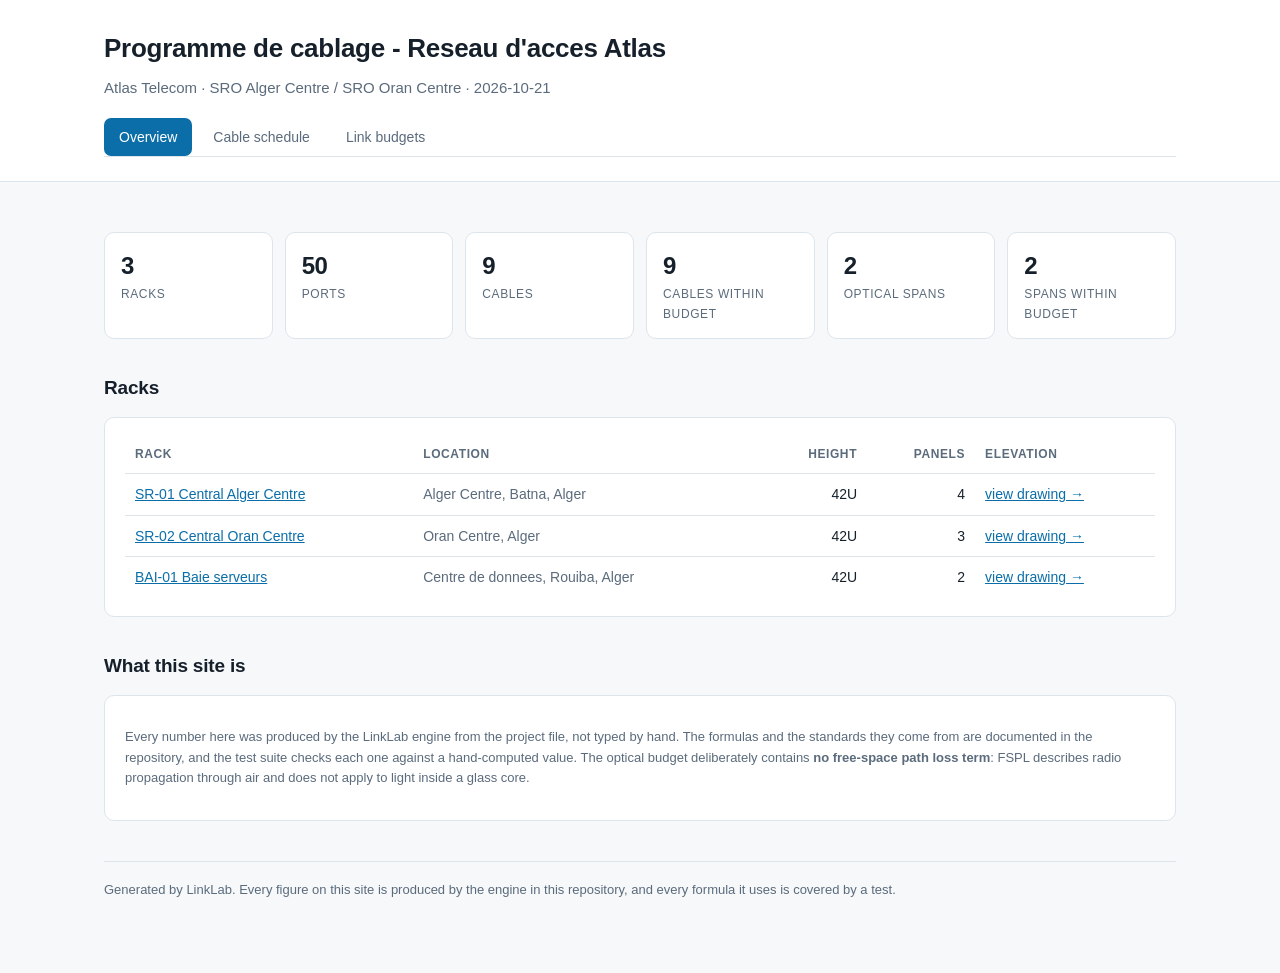
<file: docs/index.html>
<!doctype html>
<html lang="en">
<head>
<meta charset="utf-8">
<meta name="viewport" content="width=device-width, initial-scale=1">
<title>Overview &middot; Programme de cablage - Reseau d&#x27;acces Atlas</title>
<style>
:root {
  --ink: #16202b;
  --muted: #5b6b7c;
  --line: #dde5ec;
  --accent: #0b6ea8;
  --accent-soft: #e8f2f9;
  --ok: #1a7f4b;
  --ok-soft: #e6f4ec;
  --bad: #b3261e;
  --bad-soft: #fbeae9;
  --warn: #8a5a00;
  --warn-soft: #fdf3e0;
  --bg: #f6f8fa;
  --panel: #ffffff;
}
* { box-sizing: border-box; }
body {
  margin: 0;
  font: 15px/1.6 -apple-system, BlinkMacSystemFont, "Segoe UI", Roboto, "Helvetica Neue", Arial, sans-serif;
  color: var(--ink);
  background: var(--bg);
}
.wrap { max-width: 1120px; margin: 0 auto; padding: 32px 24px 72px; }
header.top { border-bottom: 1px solid var(--line); background: var(--panel); }
header.top .wrap { padding-top: 28px; padding-bottom: 24px; }
h1 { font-size: 26px; margin: 0 0 6px; letter-spacing: -0.01em; }
h2 { font-size: 19px; margin: 34px 0 12px; letter-spacing: -0.01em; }
h3 { font-size: 15px; margin: 22px 0 8px; color: var(--muted); text-transform: uppercase; letter-spacing: .06em; }
p.sub { color: var(--muted); margin: 0; }
nav.tabs { display: flex; gap: 6px; flex-wrap: wrap; margin-top: 18px; }
nav.tabs a {
  display: inline-block; padding: 7px 14px; border-radius: 7px;
  text-decoration: none; color: var(--muted); font-weight: 500; font-size: 14px;
  border: 1px solid transparent;
}
nav.tabs a:hover { background: var(--accent-soft); color: var(--accent); }
nav.tabs a.active { background: var(--accent); color: #fff; }
.card { background: var(--panel); border: 1px solid var(--line); border-radius: 10px; padding: 18px 20px; margin: 14px 0; }
table { width: 100%; border-collapse: collapse; font-size: 14px; }
th, td { text-align: left; padding: 9px 10px; border-bottom: 1px solid var(--line); vertical-align: top; }
th { color: var(--muted); font-weight: 600; font-size: 12px; text-transform: uppercase; letter-spacing: .05em; }
tr:last-child td { border-bottom: none; }
td.num, th.num { text-align: right; font-variant-numeric: tabular-nums; white-space: nowrap; }
code, .mono { font-family: ui-monospace, SFMono-Regular, "SF Mono", Menlo, Consolas, monospace; font-size: 13px; }
.pill { display: inline-block; padding: 2px 9px; border-radius: 999px; font-size: 12px; font-weight: 600; }
.pill.ok { background: var(--ok-soft); color: var(--ok); }
.pill.bad { background: var(--bad-soft); color: var(--bad); }
.pill.warn { background: var(--warn-soft); color: var(--warn); }
.stats { display: flex; gap: 12px; flex-wrap: wrap; margin: 18px 0 4px; }
.stat { flex: 1 1 150px; background: var(--panel); border: 1px solid var(--line); border-radius: 10px; padding: 14px 16px; }
.stat .v { font-size: 24px; font-weight: 650; letter-spacing: -0.02em; }
.stat .k { color: var(--muted); font-size: 12px; text-transform: uppercase; letter-spacing: .05em; }
.muted { color: var(--muted); }
.small { font-size: 13px; }
.finding { border-left: 3px solid var(--bad); background: var(--bad-soft); padding: 10px 14px; border-radius: 0 8px 8px 0; margin: 8px 0; font-size: 14px; }
.finding.warn { border-left-color: var(--warn); background: var(--warn-soft); }
.tabs { display: flex; gap: 2px; border-bottom: 1px solid var(--line); margin: 18px 0 0; }
.tabs button { border: 0; background: none; padding: 9px 14px; font: inherit; font-size: 14px; color: var(--muted); cursor: pointer; border-bottom: 2px solid transparent; }
.tabs button.on { color: var(--accent); border-bottom-color: var(--accent); font-weight: 600; }
.tabs button:hover { color: var(--accent); }
pre { background: var(--ink); color: #e6edf3; padding: 14px 16px; border-radius: 8px; overflow-x: auto; font-size: 13px; }
footer { color: var(--muted); font-size: 13px; border-top: 1px solid var(--line); margin-top: 40px; padding-top: 18px; }
a { color: var(--accent); }
</style>
</head>
<body>
<header class="top"><div class="wrap">
<h1>Programme de cablage - Reseau d&#x27;acces Atlas</h1>
<p class="sub">Atlas Telecom &middot; SRO Alger Centre / SRO Oran Centre &middot; 2026-10-21</p>
<nav class="tabs"><a href="index.html" class="active">Overview</a><a href="schedule.html" class="">Cable schedule</a><a href="links.html" class="">Link budgets</a></nav>
</div></header>
<div class="wrap">

<div class="stats">
  <div class="stat"><div class="v">3</div><div class="k">Racks</div></div>
  <div class="stat"><div class="v">50</div><div class="k">Ports</div></div>
  <div class="stat"><div class="v">9</div><div class="k">Cables</div></div>
  <div class="stat"><div class="v">9</div><div class="k">Cables within budget</div></div>
  <div class="stat"><div class="v">2</div><div class="k">Optical spans</div></div>
  <div class="stat"><div class="v">2</div><div class="k">Spans within budget</div></div>
</div>

<h2>Racks</h2>
<div class="card"><table>
<thead><tr><th>Rack</th><th>Location</th><th class="num">Height</th><th class="num">Panels</th><th>Elevation</th></tr></thead>
<tbody>
<tr><td><a href='racks/SR01.html'>SR-01 Central Alger Centre</a></td><td class='muted'>Alger Centre, Batna, Alger</td><td class='num'>42U</td><td class='num'>4</td><td><a href='racks/SR01.html'>view drawing &rarr;</a></td></tr><tr><td><a href='racks/SR02.html'>SR-02 Central Oran Centre</a></td><td class='muted'>Oran Centre, Alger</td><td class='num'>42U</td><td class='num'>3</td><td><a href='racks/SR02.html'>view drawing &rarr;</a></td></tr><tr><td><a href='racks/BAI01.html'>BAI-01 Baie serveurs</a></td><td class='muted'>Centre de donnees, Rouiba, Alger</td><td class='num'>42U</td><td class='num'>2</td><td><a href='racks/BAI01.html'>view drawing &rarr;</a></td></tr>
</tbody></table></div>
<h2>What this site is</h2>
<div class="card"><p class="small muted">Every number here was produced by the
LinkLab engine from the project file, not typed by hand. The formulas and the
standards they come from are documented in the repository, and the test suite
checks each one against a hand-computed value. The optical budget deliberately
contains <strong>no free-space path loss term</strong>: FSPL describes radio
propagation through air and does not apply to light inside a glass core.</p></div>

<footer>Generated by LinkLab. Every figure on this site is produced by the
engine in this repository, and every formula it uses is covered by a test.</footer>
</div>
<script>
document.querySelectorAll('[data-tabs]').forEach(function (group) {
  var buttons = group.querySelectorAll('button');
  var panels = document.querySelectorAll('[data-panel="' + group.dataset.tabs + '"]');
  buttons.forEach(function (b) {
    b.addEventListener('click', function () {
      buttons.forEach(function (x) { x.classList.remove('on'); });
      panels.forEach(function (p) { p.hidden = true; });
      b.classList.add('on');
      var target = document.querySelector('[data-panel="' + group.dataset.tabs + '-' + b.dataset.target + '"]');
      if (target) { target.hidden = false; }
    });
  });
});
</script>
</body>
</html>
</file>
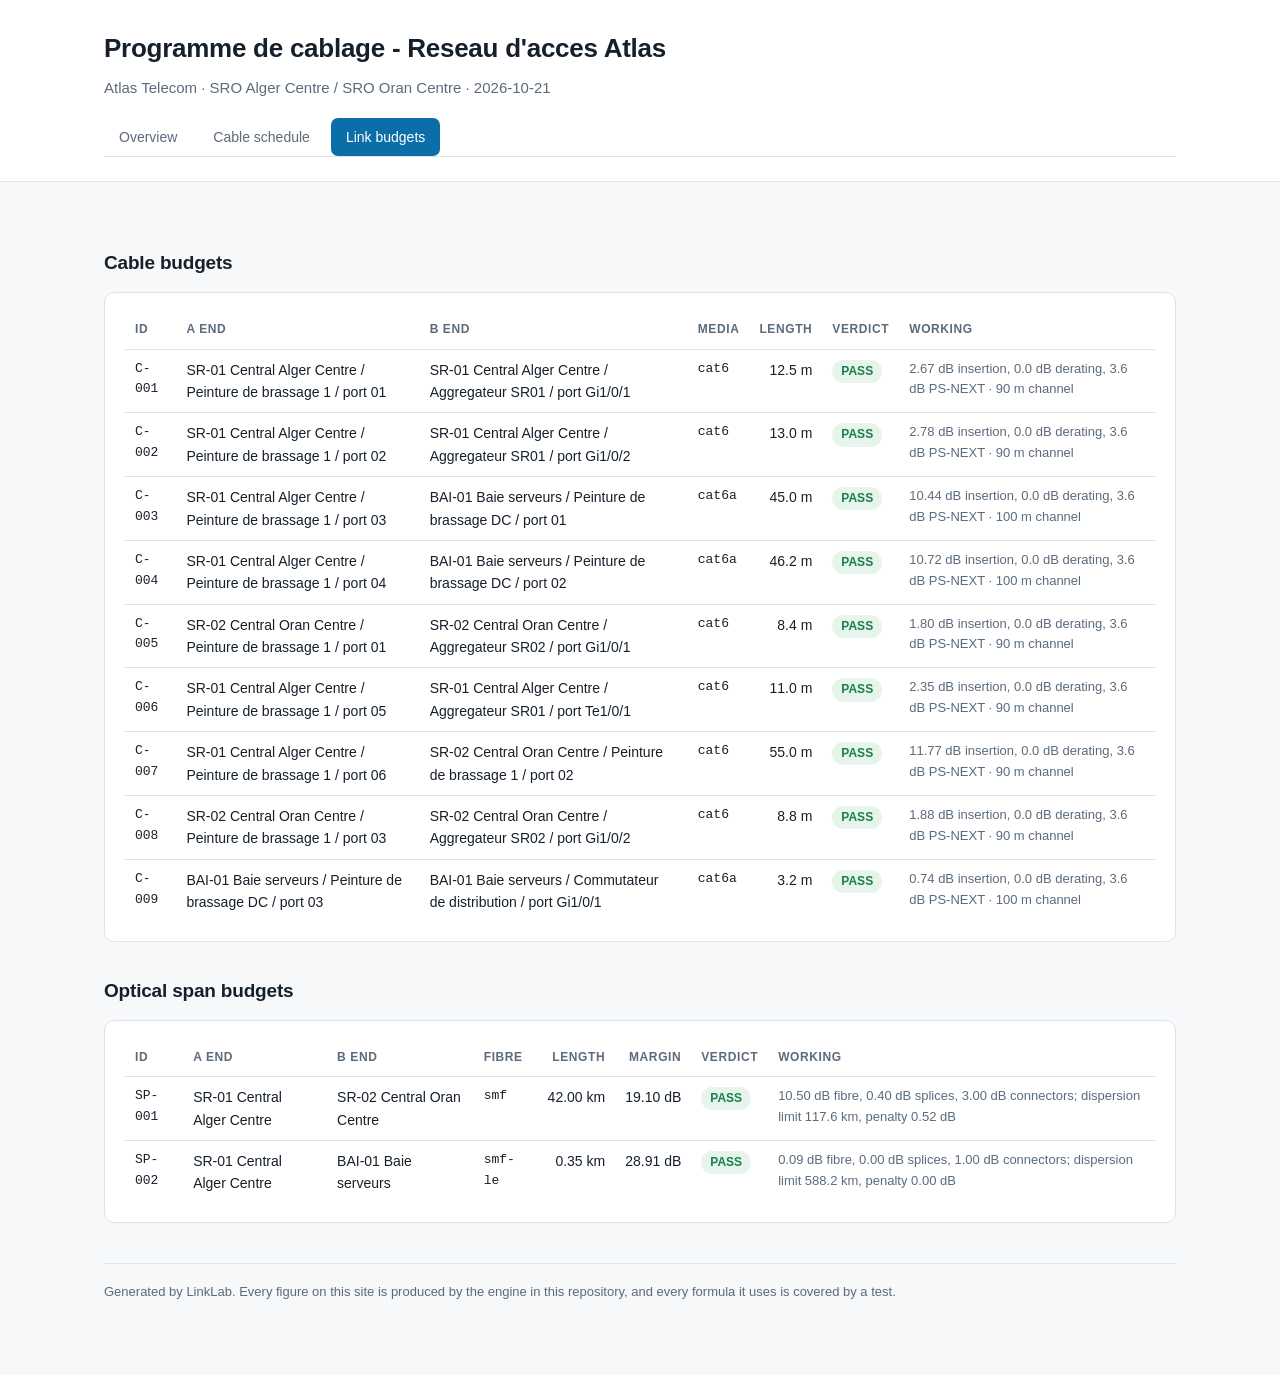
<file: docs/links.html>
<!doctype html>
<html lang="en">
<head>
<meta charset="utf-8">
<meta name="viewport" content="width=device-width, initial-scale=1">
<title>Link budgets &middot; Programme de cablage - Reseau d&#x27;acces Atlas</title>
<style>
:root {
  --ink: #16202b;
  --muted: #5b6b7c;
  --line: #dde5ec;
  --accent: #0b6ea8;
  --accent-soft: #e8f2f9;
  --ok: #1a7f4b;
  --ok-soft: #e6f4ec;
  --bad: #b3261e;
  --bad-soft: #fbeae9;
  --warn: #8a5a00;
  --warn-soft: #fdf3e0;
  --bg: #f6f8fa;
  --panel: #ffffff;
}
* { box-sizing: border-box; }
body {
  margin: 0;
  font: 15px/1.6 -apple-system, BlinkMacSystemFont, "Segoe UI", Roboto, "Helvetica Neue", Arial, sans-serif;
  color: var(--ink);
  background: var(--bg);
}
.wrap { max-width: 1120px; margin: 0 auto; padding: 32px 24px 72px; }
header.top { border-bottom: 1px solid var(--line); background: var(--panel); }
header.top .wrap { padding-top: 28px; padding-bottom: 24px; }
h1 { font-size: 26px; margin: 0 0 6px; letter-spacing: -0.01em; }
h2 { font-size: 19px; margin: 34px 0 12px; letter-spacing: -0.01em; }
h3 { font-size: 15px; margin: 22px 0 8px; color: var(--muted); text-transform: uppercase; letter-spacing: .06em; }
p.sub { color: var(--muted); margin: 0; }
nav.tabs { display: flex; gap: 6px; flex-wrap: wrap; margin-top: 18px; }
nav.tabs a {
  display: inline-block; padding: 7px 14px; border-radius: 7px;
  text-decoration: none; color: var(--muted); font-weight: 500; font-size: 14px;
  border: 1px solid transparent;
}
nav.tabs a:hover { background: var(--accent-soft); color: var(--accent); }
nav.tabs a.active { background: var(--accent); color: #fff; }
.card { background: var(--panel); border: 1px solid var(--line); border-radius: 10px; padding: 18px 20px; margin: 14px 0; }
table { width: 100%; border-collapse: collapse; font-size: 14px; }
th, td { text-align: left; padding: 9px 10px; border-bottom: 1px solid var(--line); vertical-align: top; }
th { color: var(--muted); font-weight: 600; font-size: 12px; text-transform: uppercase; letter-spacing: .05em; }
tr:last-child td { border-bottom: none; }
td.num, th.num { text-align: right; font-variant-numeric: tabular-nums; white-space: nowrap; }
code, .mono { font-family: ui-monospace, SFMono-Regular, "SF Mono", Menlo, Consolas, monospace; font-size: 13px; }
.pill { display: inline-block; padding: 2px 9px; border-radius: 999px; font-size: 12px; font-weight: 600; }
.pill.ok { background: var(--ok-soft); color: var(--ok); }
.pill.bad { background: var(--bad-soft); color: var(--bad); }
.pill.warn { background: var(--warn-soft); color: var(--warn); }
.stats { display: flex; gap: 12px; flex-wrap: wrap; margin: 18px 0 4px; }
.stat { flex: 1 1 150px; background: var(--panel); border: 1px solid var(--line); border-radius: 10px; padding: 14px 16px; }
.stat .v { font-size: 24px; font-weight: 650; letter-spacing: -0.02em; }
.stat .k { color: var(--muted); font-size: 12px; text-transform: uppercase; letter-spacing: .05em; }
.muted { color: var(--muted); }
.small { font-size: 13px; }
.finding { border-left: 3px solid var(--bad); background: var(--bad-soft); padding: 10px 14px; border-radius: 0 8px 8px 0; margin: 8px 0; font-size: 14px; }
.finding.warn { border-left-color: var(--warn); background: var(--warn-soft); }
.tabs { display: flex; gap: 2px; border-bottom: 1px solid var(--line); margin: 18px 0 0; }
.tabs button { border: 0; background: none; padding: 9px 14px; font: inherit; font-size: 14px; color: var(--muted); cursor: pointer; border-bottom: 2px solid transparent; }
.tabs button.on { color: var(--accent); border-bottom-color: var(--accent); font-weight: 600; }
.tabs button:hover { color: var(--accent); }
pre { background: var(--ink); color: #e6edf3; padding: 14px 16px; border-radius: 8px; overflow-x: auto; font-size: 13px; }
footer { color: var(--muted); font-size: 13px; border-top: 1px solid var(--line); margin-top: 40px; padding-top: 18px; }
a { color: var(--accent); }
</style>
</head>
<body>
<header class="top"><div class="wrap">
<h1>Programme de cablage - Reseau d&#x27;acces Atlas</h1>
<p class="sub">Atlas Telecom &middot; SRO Alger Centre / SRO Oran Centre &middot; 2026-10-21</p>
<nav class="tabs"><a href="index.html" class="">Overview</a><a href="schedule.html" class="">Cable schedule</a><a href="links.html" class="active">Link budgets</a></nav>
</div></header>
<div class="wrap">

<h2>Cable budgets</h2>
<div class="card"><table>
<thead><tr><th>ID</th><th>A end</th><th>B end</th><th>Media</th><th class="num">Length</th><th>Verdict</th><th>Working</th></tr></thead>
<tbody><tr><td class='mono'>C-001</td><td>SR-01 Central Alger Centre / Peinture de brassage 1 / port 01</td><td>SR-01 Central Alger Centre / Aggregateur SR01 / port Gi1/0/1</td><td class='mono'>cat6</td><td class='num'>12.5 m</td><td><span class="pill ok">PASS</span></td><td class='small muted'>2.67 dB insertion, 0.0 dB derating, 3.6 dB PS-NEXT &middot; 90 m channel</td></tr><tr><td class='mono'>C-002</td><td>SR-01 Central Alger Centre / Peinture de brassage 1 / port 02</td><td>SR-01 Central Alger Centre / Aggregateur SR01 / port Gi1/0/2</td><td class='mono'>cat6</td><td class='num'>13.0 m</td><td><span class="pill ok">PASS</span></td><td class='small muted'>2.78 dB insertion, 0.0 dB derating, 3.6 dB PS-NEXT &middot; 90 m channel</td></tr><tr><td class='mono'>C-003</td><td>SR-01 Central Alger Centre / Peinture de brassage 1 / port 03</td><td>BAI-01 Baie serveurs / Peinture de brassage DC / port 01</td><td class='mono'>cat6a</td><td class='num'>45.0 m</td><td><span class="pill ok">PASS</span></td><td class='small muted'>10.44 dB insertion, 0.0 dB derating, 3.6 dB PS-NEXT &middot; 100 m channel</td></tr><tr><td class='mono'>C-004</td><td>SR-01 Central Alger Centre / Peinture de brassage 1 / port 04</td><td>BAI-01 Baie serveurs / Peinture de brassage DC / port 02</td><td class='mono'>cat6a</td><td class='num'>46.2 m</td><td><span class="pill ok">PASS</span></td><td class='small muted'>10.72 dB insertion, 0.0 dB derating, 3.6 dB PS-NEXT &middot; 100 m channel</td></tr><tr><td class='mono'>C-005</td><td>SR-02 Central Oran Centre / Peinture de brassage 1 / port 01</td><td>SR-02 Central Oran Centre / Aggregateur SR02 / port Gi1/0/1</td><td class='mono'>cat6</td><td class='num'>8.4 m</td><td><span class="pill ok">PASS</span></td><td class='small muted'>1.80 dB insertion, 0.0 dB derating, 3.6 dB PS-NEXT &middot; 90 m channel</td></tr><tr><td class='mono'>C-006</td><td>SR-01 Central Alger Centre / Peinture de brassage 1 / port 05</td><td>SR-01 Central Alger Centre / Aggregateur SR01 / port Te1/0/1</td><td class='mono'>cat6</td><td class='num'>11.0 m</td><td><span class="pill ok">PASS</span></td><td class='small muted'>2.35 dB insertion, 0.0 dB derating, 3.6 dB PS-NEXT &middot; 90 m channel</td></tr><tr><td class='mono'>C-007</td><td>SR-01 Central Alger Centre / Peinture de brassage 1 / port 06</td><td>SR-02 Central Oran Centre / Peinture de brassage 1 / port 02</td><td class='mono'>cat6</td><td class='num'>55.0 m</td><td><span class="pill ok">PASS</span></td><td class='small muted'>11.77 dB insertion, 0.0 dB derating, 3.6 dB PS-NEXT &middot; 90 m channel</td></tr><tr><td class='mono'>C-008</td><td>SR-02 Central Oran Centre / Peinture de brassage 1 / port 03</td><td>SR-02 Central Oran Centre / Aggregateur SR02 / port Gi1/0/2</td><td class='mono'>cat6</td><td class='num'>8.8 m</td><td><span class="pill ok">PASS</span></td><td class='small muted'>1.88 dB insertion, 0.0 dB derating, 3.6 dB PS-NEXT &middot; 90 m channel</td></tr><tr><td class='mono'>C-009</td><td>BAI-01 Baie serveurs / Peinture de brassage DC / port 03</td><td>BAI-01 Baie serveurs / Commutateur de distribution / port Gi1/0/1</td><td class='mono'>cat6a</td><td class='num'>3.2 m</td><td><span class="pill ok">PASS</span></td><td class='small muted'>0.74 dB insertion, 0.0 dB derating, 3.6 dB PS-NEXT &middot; 100 m channel</td></tr></tbody></table></div>
<h2>Optical span budgets</h2>
<div class="card"><table>
<thead><tr><th>ID</th><th>A end</th><th>B end</th><th>Fibre</th><th class="num">Length</th><th class="num">Margin</th><th>Verdict</th><th>Working</th></tr></thead>
<tbody><tr><td class='mono'>SP-001</td><td>SR-01 Central Alger Centre</td><td>SR-02 Central Oran Centre</td><td class='mono'>smf</td><td class='num'>42.00 km</td><td class='num'>19.10 dB</td><td><span class="pill ok">PASS</span></td><td class='small muted'>10.50 dB fibre, 0.40 dB splices, 3.00 dB connectors; dispersion limit 117.6 km, penalty 0.52 dB</td></tr><tr><td class='mono'>SP-002</td><td>SR-01 Central Alger Centre</td><td>BAI-01 Baie serveurs</td><td class='mono'>smf-le</td><td class='num'>0.35 km</td><td class='num'>28.91 dB</td><td><span class="pill ok">PASS</span></td><td class='small muted'>0.09 dB fibre, 0.00 dB splices, 1.00 dB connectors; dispersion limit 588.2 km, penalty 0.00 dB</td></tr></tbody></table></div>

<footer>Generated by LinkLab. Every figure on this site is produced by the
engine in this repository, and every formula it uses is covered by a test.</footer>
</div>
<script>
document.querySelectorAll('[data-tabs]').forEach(function (group) {
  var buttons = group.querySelectorAll('button');
  var panels = document.querySelectorAll('[data-panel="' + group.dataset.tabs + '"]');
  buttons.forEach(function (b) {
    b.addEventListener('click', function () {
      buttons.forEach(function (x) { x.classList.remove('on'); });
      panels.forEach(function (p) { p.hidden = true; });
      b.classList.add('on');
      var target = document.querySelector('[data-panel="' + group.dataset.tabs + '-' + b.dataset.target + '"]');
      if (target) { target.hidden = false; }
    });
  });
});
</script>
</body>
</html>
</file>
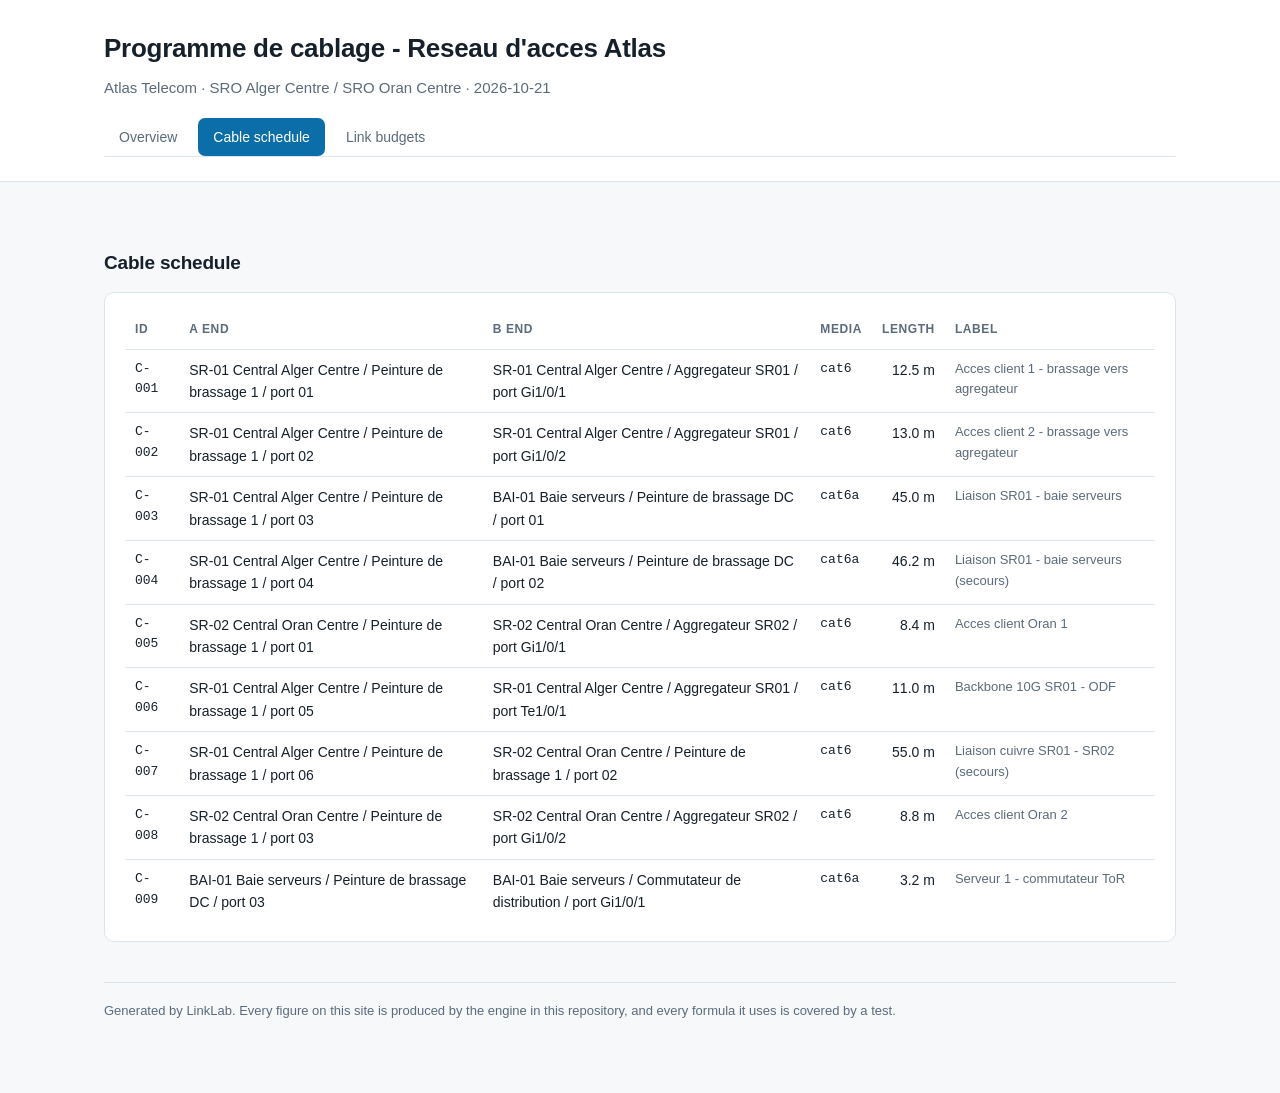
<file: docs/schedule.html>
<!doctype html>
<html lang="en">
<head>
<meta charset="utf-8">
<meta name="viewport" content="width=device-width, initial-scale=1">
<title>Cable schedule &middot; Programme de cablage - Reseau d&#x27;acces Atlas</title>
<style>
:root {
  --ink: #16202b;
  --muted: #5b6b7c;
  --line: #dde5ec;
  --accent: #0b6ea8;
  --accent-soft: #e8f2f9;
  --ok: #1a7f4b;
  --ok-soft: #e6f4ec;
  --bad: #b3261e;
  --bad-soft: #fbeae9;
  --warn: #8a5a00;
  --warn-soft: #fdf3e0;
  --bg: #f6f8fa;
  --panel: #ffffff;
}
* { box-sizing: border-box; }
body {
  margin: 0;
  font: 15px/1.6 -apple-system, BlinkMacSystemFont, "Segoe UI", Roboto, "Helvetica Neue", Arial, sans-serif;
  color: var(--ink);
  background: var(--bg);
}
.wrap { max-width: 1120px; margin: 0 auto; padding: 32px 24px 72px; }
header.top { border-bottom: 1px solid var(--line); background: var(--panel); }
header.top .wrap { padding-top: 28px; padding-bottom: 24px; }
h1 { font-size: 26px; margin: 0 0 6px; letter-spacing: -0.01em; }
h2 { font-size: 19px; margin: 34px 0 12px; letter-spacing: -0.01em; }
h3 { font-size: 15px; margin: 22px 0 8px; color: var(--muted); text-transform: uppercase; letter-spacing: .06em; }
p.sub { color: var(--muted); margin: 0; }
nav.tabs { display: flex; gap: 6px; flex-wrap: wrap; margin-top: 18px; }
nav.tabs a {
  display: inline-block; padding: 7px 14px; border-radius: 7px;
  text-decoration: none; color: var(--muted); font-weight: 500; font-size: 14px;
  border: 1px solid transparent;
}
nav.tabs a:hover { background: var(--accent-soft); color: var(--accent); }
nav.tabs a.active { background: var(--accent); color: #fff; }
.card { background: var(--panel); border: 1px solid var(--line); border-radius: 10px; padding: 18px 20px; margin: 14px 0; }
table { width: 100%; border-collapse: collapse; font-size: 14px; }
th, td { text-align: left; padding: 9px 10px; border-bottom: 1px solid var(--line); vertical-align: top; }
th { color: var(--muted); font-weight: 600; font-size: 12px; text-transform: uppercase; letter-spacing: .05em; }
tr:last-child td { border-bottom: none; }
td.num, th.num { text-align: right; font-variant-numeric: tabular-nums; white-space: nowrap; }
code, .mono { font-family: ui-monospace, SFMono-Regular, "SF Mono", Menlo, Consolas, monospace; font-size: 13px; }
.pill { display: inline-block; padding: 2px 9px; border-radius: 999px; font-size: 12px; font-weight: 600; }
.pill.ok { background: var(--ok-soft); color: var(--ok); }
.pill.bad { background: var(--bad-soft); color: var(--bad); }
.pill.warn { background: var(--warn-soft); color: var(--warn); }
.stats { display: flex; gap: 12px; flex-wrap: wrap; margin: 18px 0 4px; }
.stat { flex: 1 1 150px; background: var(--panel); border: 1px solid var(--line); border-radius: 10px; padding: 14px 16px; }
.stat .v { font-size: 24px; font-weight: 650; letter-spacing: -0.02em; }
.stat .k { color: var(--muted); font-size: 12px; text-transform: uppercase; letter-spacing: .05em; }
.muted { color: var(--muted); }
.small { font-size: 13px; }
.finding { border-left: 3px solid var(--bad); background: var(--bad-soft); padding: 10px 14px; border-radius: 0 8px 8px 0; margin: 8px 0; font-size: 14px; }
.finding.warn { border-left-color: var(--warn); background: var(--warn-soft); }
.tabs { display: flex; gap: 2px; border-bottom: 1px solid var(--line); margin: 18px 0 0; }
.tabs button { border: 0; background: none; padding: 9px 14px; font: inherit; font-size: 14px; color: var(--muted); cursor: pointer; border-bottom: 2px solid transparent; }
.tabs button.on { color: var(--accent); border-bottom-color: var(--accent); font-weight: 600; }
.tabs button:hover { color: var(--accent); }
pre { background: var(--ink); color: #e6edf3; padding: 14px 16px; border-radius: 8px; overflow-x: auto; font-size: 13px; }
footer { color: var(--muted); font-size: 13px; border-top: 1px solid var(--line); margin-top: 40px; padding-top: 18px; }
a { color: var(--accent); }
</style>
</head>
<body>
<header class="top"><div class="wrap">
<h1>Programme de cablage - Reseau d&#x27;acces Atlas</h1>
<p class="sub">Atlas Telecom &middot; SRO Alger Centre / SRO Oran Centre &middot; 2026-10-21</p>
<nav class="tabs"><a href="index.html" class="">Overview</a><a href="schedule.html" class="active">Cable schedule</a><a href="links.html" class="">Link budgets</a></nav>
</div></header>
<div class="wrap">

<h2>Cable schedule</h2>
<div class="card"><table>
<thead><tr><th>ID</th><th>A end</th><th>B end</th><th>Media</th><th class="num">Length</th><th>Label</th></tr></thead>
<tbody><tr><td class='mono'>C-001</td><td>SR-01 Central Alger Centre / Peinture de brassage 1 / port 01</td><td>SR-01 Central Alger Centre / Aggregateur SR01 / port Gi1/0/1</td><td class='mono'>cat6</td><td class='num'>12.5 m</td><td class='muted small'>Acces client 1 - brassage vers agregateur</td></tr><tr><td class='mono'>C-002</td><td>SR-01 Central Alger Centre / Peinture de brassage 1 / port 02</td><td>SR-01 Central Alger Centre / Aggregateur SR01 / port Gi1/0/2</td><td class='mono'>cat6</td><td class='num'>13.0 m</td><td class='muted small'>Acces client 2 - brassage vers agregateur</td></tr><tr><td class='mono'>C-003</td><td>SR-01 Central Alger Centre / Peinture de brassage 1 / port 03</td><td>BAI-01 Baie serveurs / Peinture de brassage DC / port 01</td><td class='mono'>cat6a</td><td class='num'>45.0 m</td><td class='muted small'>Liaison SR01 - baie serveurs</td></tr><tr><td class='mono'>C-004</td><td>SR-01 Central Alger Centre / Peinture de brassage 1 / port 04</td><td>BAI-01 Baie serveurs / Peinture de brassage DC / port 02</td><td class='mono'>cat6a</td><td class='num'>46.2 m</td><td class='muted small'>Liaison SR01 - baie serveurs (secours)</td></tr><tr><td class='mono'>C-005</td><td>SR-02 Central Oran Centre / Peinture de brassage 1 / port 01</td><td>SR-02 Central Oran Centre / Aggregateur SR02 / port Gi1/0/1</td><td class='mono'>cat6</td><td class='num'>8.4 m</td><td class='muted small'>Acces client Oran 1</td></tr><tr><td class='mono'>C-006</td><td>SR-01 Central Alger Centre / Peinture de brassage 1 / port 05</td><td>SR-01 Central Alger Centre / Aggregateur SR01 / port Te1/0/1</td><td class='mono'>cat6</td><td class='num'>11.0 m</td><td class='muted small'>Backbone 10G SR01 - ODF</td></tr><tr><td class='mono'>C-007</td><td>SR-01 Central Alger Centre / Peinture de brassage 1 / port 06</td><td>SR-02 Central Oran Centre / Peinture de brassage 1 / port 02</td><td class='mono'>cat6</td><td class='num'>55.0 m</td><td class='muted small'>Liaison cuivre SR01 - SR02 (secours)</td></tr><tr><td class='mono'>C-008</td><td>SR-02 Central Oran Centre / Peinture de brassage 1 / port 03</td><td>SR-02 Central Oran Centre / Aggregateur SR02 / port Gi1/0/2</td><td class='mono'>cat6</td><td class='num'>8.8 m</td><td class='muted small'>Acces client Oran 2</td></tr><tr><td class='mono'>C-009</td><td>BAI-01 Baie serveurs / Peinture de brassage DC / port 03</td><td>BAI-01 Baie serveurs / Commutateur de distribution / port Gi1/0/1</td><td class='mono'>cat6a</td><td class='num'>3.2 m</td><td class='muted small'>Serveur 1 - commutateur ToR</td></tr></tbody></table></div>

<footer>Generated by LinkLab. Every figure on this site is produced by the
engine in this repository, and every formula it uses is covered by a test.</footer>
</div>
<script>
document.querySelectorAll('[data-tabs]').forEach(function (group) {
  var buttons = group.querySelectorAll('button');
  var panels = document.querySelectorAll('[data-panel="' + group.dataset.tabs + '"]');
  buttons.forEach(function (b) {
    b.addEventListener('click', function () {
      buttons.forEach(function (x) { x.classList.remove('on'); });
      panels.forEach(function (p) { p.hidden = true; });
      b.classList.add('on');
      var target = document.querySelector('[data-panel="' + group.dataset.tabs + '-' + b.dataset.target + '"]');
      if (target) { target.hidden = false; }
    });
  });
});
</script>
</body>
</html>
</file>
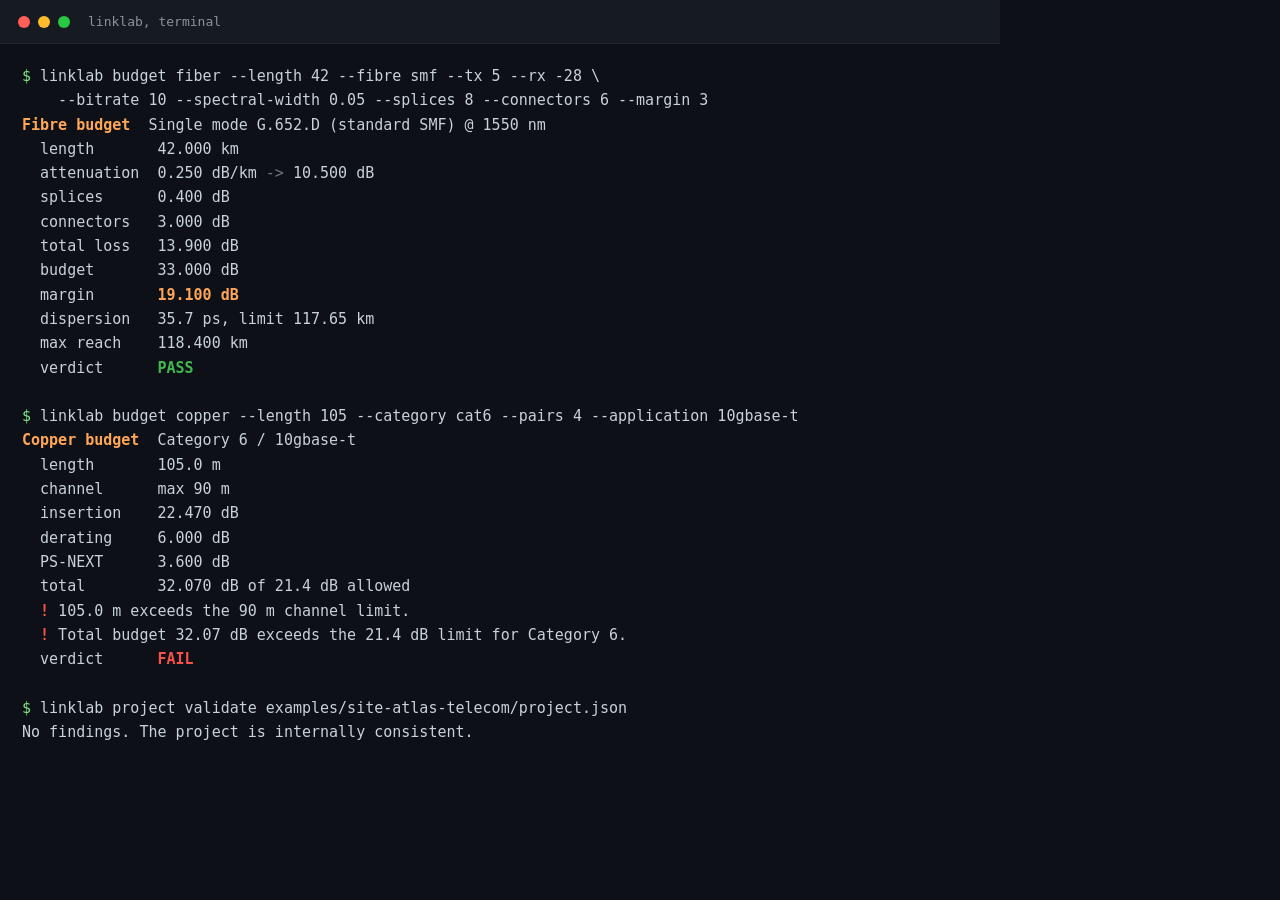
<file: docs/terminal.html>
<!doctype html>
<html><head><meta charset="utf-8">
<style>
  * { box-sizing: border-box; }
  body { margin:0; background:#0d1117; font-family: ui-monospace, SFMono-Regular, "SF Mono", Menlo, Consolas, "DejaVu Sans Mono", monospace; }
  .win { width: 1000px; padding: 0 0 26px; }
  .bar { display:flex; align-items:center; gap:8px; padding:14px 18px; background:#161b22; border-bottom:1px solid #21262d; }
  .dot { width:12px; height:12px; border-radius:50%; }
  .t { color:#8b949e; font-size:13px; margin-left:10px; }
  pre { margin:0; padding:20px 22px; color:#c9d1d9; font-size:15px; line-height:1.62; white-space:pre; }
  .cmd { color:#7ee787; }
  .dim { color:#6e7681; }
  .hi { color:#ffa657; font-weight:600; }
  .ok { color:#3fb950; font-weight:700; }
  .bad { color:#f85149; font-weight:700; }
  .rule { color:#30363d; }
</style></head>
<body>
<div class="win">
  <div class="bar">
    <div class="dot" style="background:#ff5f57"></div>
    <div class="dot" style="background:#febc2e"></div>
    <div class="dot" style="background:#28c840"></div>
    <div class="t">linklab, terminal</div>
  </div>
<pre><span class="cmd">$</span> linklab budget fiber --length 42 --fibre smf --tx 5 --rx -28 \
    --bitrate 10 --spectral-width 0.05 --splices 8 --connectors 6 --margin 3
<span class="hi">Fibre budget</span>  Single mode G.652.D (standard SMF) @ 1550 nm
  length       42.000 km
  attenuation  0.250 dB/km <span class="dim">-></span> 10.500 dB
  splices      0.400 dB
  connectors   3.000 dB
  total loss   13.900 dB
  budget       33.000 dB
  margin       <span class="hi">19.100 dB</span>
  dispersion   35.7 ps, limit 117.65 km
  max reach    118.400 km
  verdict      <span class="ok">PASS</span>

<span class="cmd">$</span> linklab budget copper --length 105 --category cat6 --pairs 4 --application 10gbase-t
<span class="hi">Copper budget</span>  Category 6 / 10gbase-t
  length       105.0 m
  channel      max 90 m
  insertion    22.470 dB
  derating     6.000 dB
  PS-NEXT      3.600 dB
  total        32.070 dB of 21.4 dB allowed
  <span class="bad">!</span> 105.0 m exceeds the 90 m channel limit.
  <span class="bad">!</span> Total budget 32.07 dB exceeds the 21.4 dB limit for Category 6.
  verdict      <span class="bad">FAIL</span>

<span class="cmd">$</span> linklab project validate examples/site-atlas-telecom/project.json
No findings. The project is internally consistent.</pre>
</div>
</body></html>
</file>
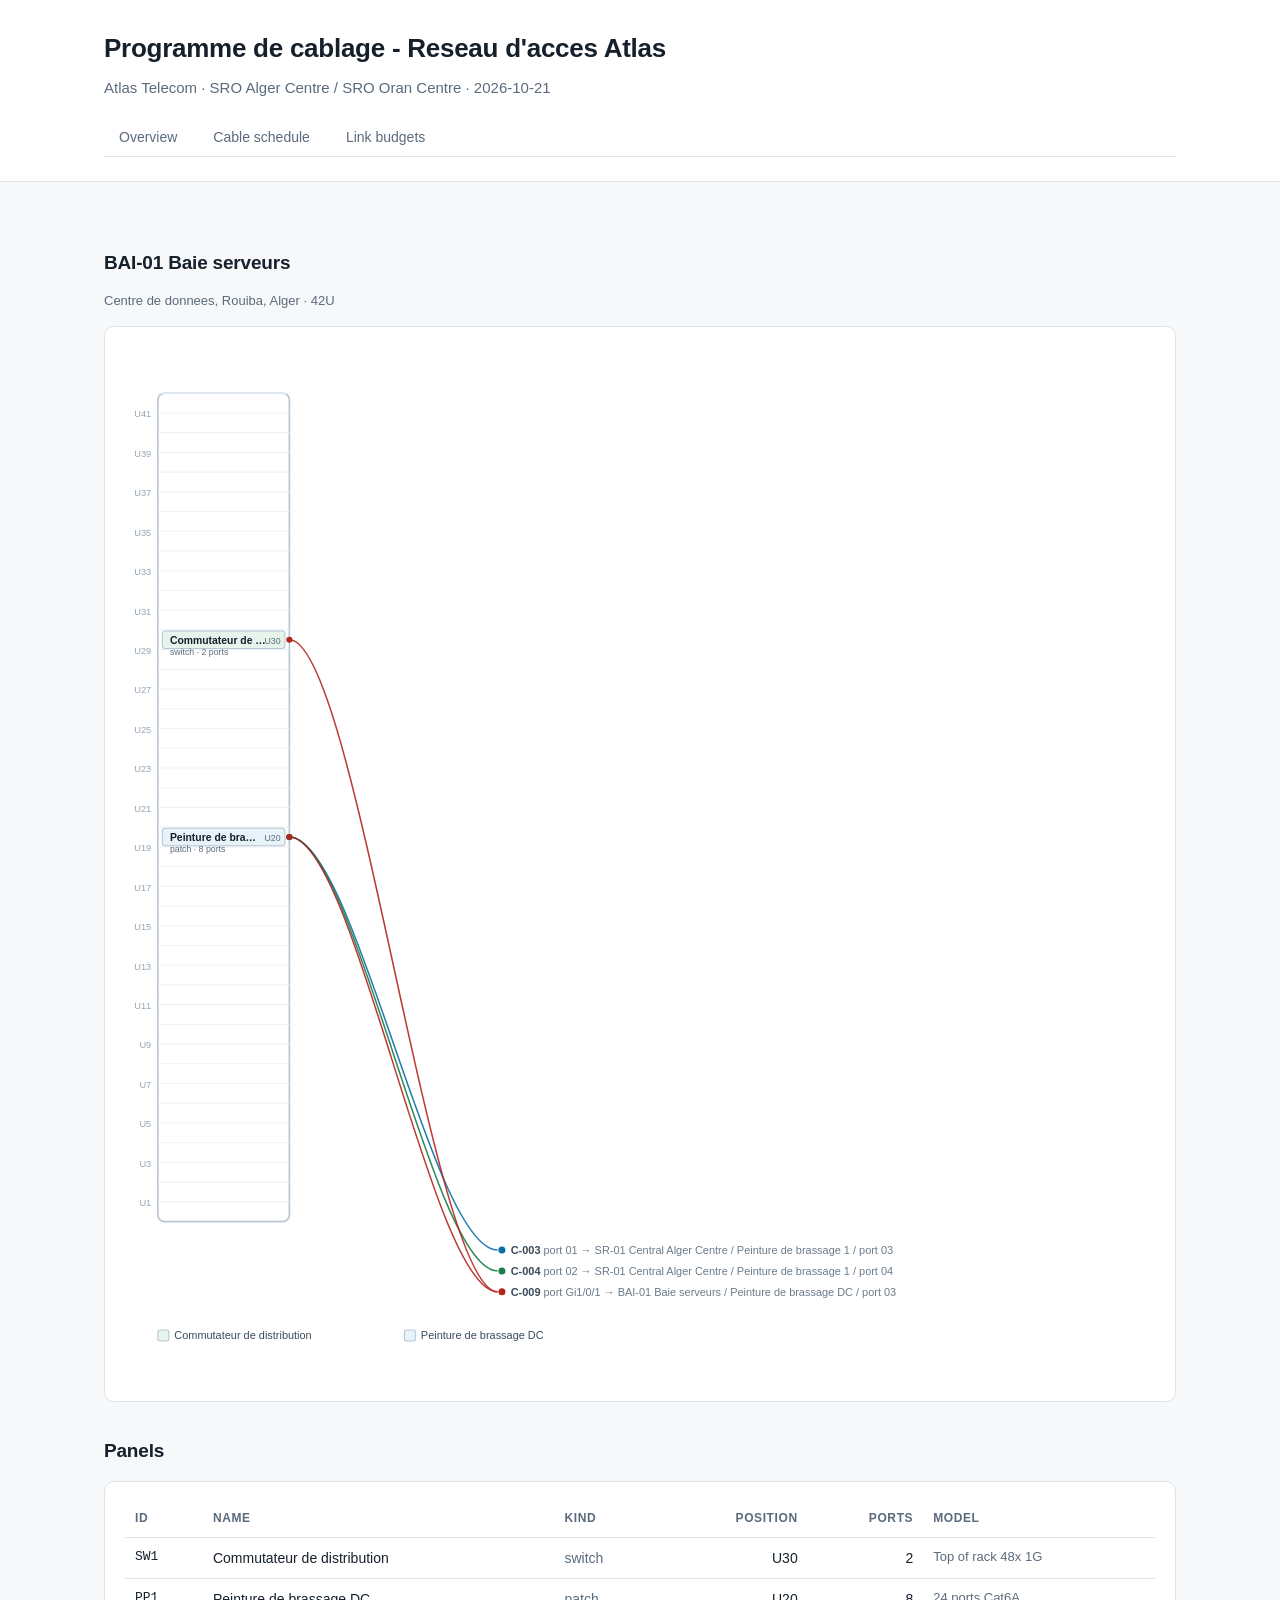
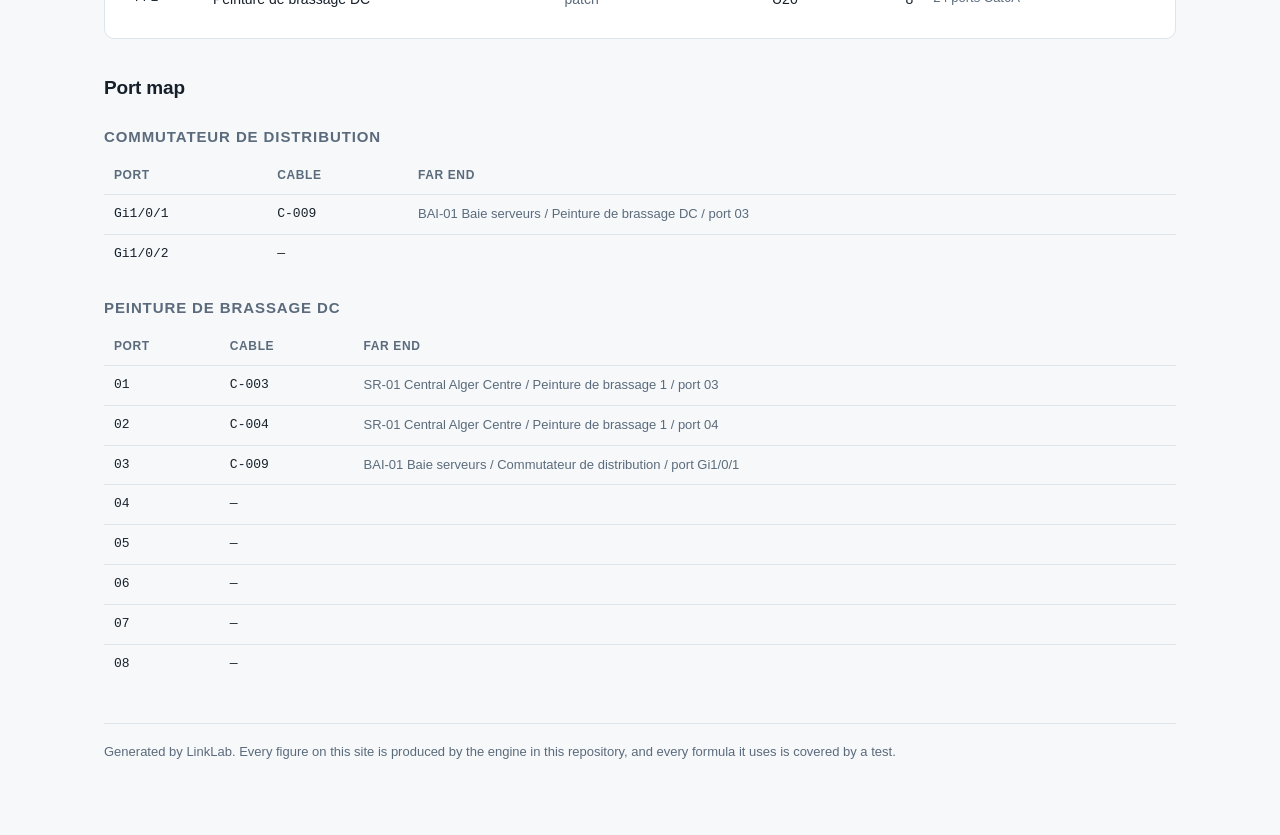
<file: docs/racks/BAI01.html>
<!doctype html>
<html lang="en">
<head>
<meta charset="utf-8">
<meta name="viewport" content="width=device-width, initial-scale=1">
<title>Rack BAI-01 Baie serveurs &middot; Programme de cablage - Reseau d&#x27;acces Atlas</title>
<style>
:root {
  --ink: #16202b;
  --muted: #5b6b7c;
  --line: #dde5ec;
  --accent: #0b6ea8;
  --accent-soft: #e8f2f9;
  --ok: #1a7f4b;
  --ok-soft: #e6f4ec;
  --bad: #b3261e;
  --bad-soft: #fbeae9;
  --warn: #8a5a00;
  --warn-soft: #fdf3e0;
  --bg: #f6f8fa;
  --panel: #ffffff;
}
* { box-sizing: border-box; }
body {
  margin: 0;
  font: 15px/1.6 -apple-system, BlinkMacSystemFont, "Segoe UI", Roboto, "Helvetica Neue", Arial, sans-serif;
  color: var(--ink);
  background: var(--bg);
}
.wrap { max-width: 1120px; margin: 0 auto; padding: 32px 24px 72px; }
header.top { border-bottom: 1px solid var(--line); background: var(--panel); }
header.top .wrap { padding-top: 28px; padding-bottom: 24px; }
h1 { font-size: 26px; margin: 0 0 6px; letter-spacing: -0.01em; }
h2 { font-size: 19px; margin: 34px 0 12px; letter-spacing: -0.01em; }
h3 { font-size: 15px; margin: 22px 0 8px; color: var(--muted); text-transform: uppercase; letter-spacing: .06em; }
p.sub { color: var(--muted); margin: 0; }
nav.tabs { display: flex; gap: 6px; flex-wrap: wrap; margin-top: 18px; }
nav.tabs a {
  display: inline-block; padding: 7px 14px; border-radius: 7px;
  text-decoration: none; color: var(--muted); font-weight: 500; font-size: 14px;
  border: 1px solid transparent;
}
nav.tabs a:hover { background: var(--accent-soft); color: var(--accent); }
nav.tabs a.active { background: var(--accent); color: #fff; }
.card { background: var(--panel); border: 1px solid var(--line); border-radius: 10px; padding: 18px 20px; margin: 14px 0; }
table { width: 100%; border-collapse: collapse; font-size: 14px; }
th, td { text-align: left; padding: 9px 10px; border-bottom: 1px solid var(--line); vertical-align: top; }
th { color: var(--muted); font-weight: 600; font-size: 12px; text-transform: uppercase; letter-spacing: .05em; }
tr:last-child td { border-bottom: none; }
td.num, th.num { text-align: right; font-variant-numeric: tabular-nums; white-space: nowrap; }
code, .mono { font-family: ui-monospace, SFMono-Regular, "SF Mono", Menlo, Consolas, monospace; font-size: 13px; }
.pill { display: inline-block; padding: 2px 9px; border-radius: 999px; font-size: 12px; font-weight: 600; }
.pill.ok { background: var(--ok-soft); color: var(--ok); }
.pill.bad { background: var(--bad-soft); color: var(--bad); }
.pill.warn { background: var(--warn-soft); color: var(--warn); }
.stats { display: flex; gap: 12px; flex-wrap: wrap; margin: 18px 0 4px; }
.stat { flex: 1 1 150px; background: var(--panel); border: 1px solid var(--line); border-radius: 10px; padding: 14px 16px; }
.stat .v { font-size: 24px; font-weight: 650; letter-spacing: -0.02em; }
.stat .k { color: var(--muted); font-size: 12px; text-transform: uppercase; letter-spacing: .05em; }
.muted { color: var(--muted); }
.small { font-size: 13px; }
.finding { border-left: 3px solid var(--bad); background: var(--bad-soft); padding: 10px 14px; border-radius: 0 8px 8px 0; margin: 8px 0; font-size: 14px; }
.finding.warn { border-left-color: var(--warn); background: var(--warn-soft); }
.tabs { display: flex; gap: 2px; border-bottom: 1px solid var(--line); margin: 18px 0 0; }
.tabs button { border: 0; background: none; padding: 9px 14px; font: inherit; font-size: 14px; color: var(--muted); cursor: pointer; border-bottom: 2px solid transparent; }
.tabs button.on { color: var(--accent); border-bottom-color: var(--accent); font-weight: 600; }
.tabs button:hover { color: var(--accent); }
pre { background: var(--ink); color: #e6edf3; padding: 14px 16px; border-radius: 8px; overflow-x: auto; font-size: 13px; }
footer { color: var(--muted); font-size: 13px; border-top: 1px solid var(--line); margin-top: 40px; padding-top: 18px; }
a { color: var(--accent); }
</style>
</head>
<body>
<header class="top"><div class="wrap">
<h1>Programme de cablage - Reseau d&#x27;acces Atlas</h1>
<p class="sub">Atlas Telecom &middot; SRO Alger Centre / SRO Oran Centre &middot; 2026-10-21</p>
<nav class="tabs"><a href="index.html" class="">Overview</a><a href="schedule.html" class="">Cable schedule</a><a href="links.html" class="">Link budgets</a></nav>
</div></header>
<div class="wrap">

<h2>BAI-01 Baie serveurs</h2>
<p class="muted small">Centre de donnees, Rouiba, Alger &middot; 42U</p>
<div class="card"><svg xmlns="http://www.w3.org/2000/svg" viewBox="0 0 940 941" width="100%" role="img" aria-label="Rack elevation for BAI-01 Baie serveurs"><rect x="30" y="44" width="120" height="756" rx="6" fill="#ffffff" stroke="#b9c6d2" stroke-width="1.5"/><line x1="30" y1="782.0" x2="150" y2="782.0" stroke="#eef2f6" stroke-width="1"/><text x="24" y="786.0" font-size="8.5" fill="#93a3b1" text-anchor="end">U1</text><line x1="30" y1="764.0" x2="150" y2="764.0" stroke="#eef2f6" stroke-width="1"/><line x1="30" y1="746.0" x2="150" y2="746.0" stroke="#eef2f6" stroke-width="1"/><text x="24" y="750.0" font-size="8.5" fill="#93a3b1" text-anchor="end">U3</text><line x1="30" y1="728.0" x2="150" y2="728.0" stroke="#eef2f6" stroke-width="1"/><line x1="30" y1="710.0" x2="150" y2="710.0" stroke="#eef2f6" stroke-width="1"/><text x="24" y="714.0" font-size="8.5" fill="#93a3b1" text-anchor="end">U5</text><line x1="30" y1="692.0" x2="150" y2="692.0" stroke="#eef2f6" stroke-width="1"/><line x1="30" y1="674.0" x2="150" y2="674.0" stroke="#eef2f6" stroke-width="1"/><text x="24" y="678.0" font-size="8.5" fill="#93a3b1" text-anchor="end">U7</text><line x1="30" y1="656.0" x2="150" y2="656.0" stroke="#eef2f6" stroke-width="1"/><line x1="30" y1="638.0" x2="150" y2="638.0" stroke="#eef2f6" stroke-width="1"/><text x="24" y="642.0" font-size="8.5" fill="#93a3b1" text-anchor="end">U9</text><line x1="30" y1="620.0" x2="150" y2="620.0" stroke="#eef2f6" stroke-width="1"/><line x1="30" y1="602.0" x2="150" y2="602.0" stroke="#eef2f6" stroke-width="1"/><text x="24" y="606.0" font-size="8.5" fill="#93a3b1" text-anchor="end">U11</text><line x1="30" y1="584.0" x2="150" y2="584.0" stroke="#eef2f6" stroke-width="1"/><line x1="30" y1="566.0" x2="150" y2="566.0" stroke="#eef2f6" stroke-width="1"/><text x="24" y="570.0" font-size="8.5" fill="#93a3b1" text-anchor="end">U13</text><line x1="30" y1="548.0" x2="150" y2="548.0" stroke="#eef2f6" stroke-width="1"/><line x1="30" y1="530.0" x2="150" y2="530.0" stroke="#eef2f6" stroke-width="1"/><text x="24" y="534.0" font-size="8.5" fill="#93a3b1" text-anchor="end">U15</text><line x1="30" y1="512.0" x2="150" y2="512.0" stroke="#eef2f6" stroke-width="1"/><line x1="30" y1="494.0" x2="150" y2="494.0" stroke="#eef2f6" stroke-width="1"/><text x="24" y="498.0" font-size="8.5" fill="#93a3b1" text-anchor="end">U17</text><line x1="30" y1="476.0" x2="150" y2="476.0" stroke="#eef2f6" stroke-width="1"/><line x1="30" y1="458.0" x2="150" y2="458.0" stroke="#eef2f6" stroke-width="1"/><text x="24" y="462.0" font-size="8.5" fill="#93a3b1" text-anchor="end">U19</text><line x1="30" y1="440.0" x2="150" y2="440.0" stroke="#eef2f6" stroke-width="1"/><line x1="30" y1="422.0" x2="150" y2="422.0" stroke="#eef2f6" stroke-width="1"/><text x="24" y="426.0" font-size="8.5" fill="#93a3b1" text-anchor="end">U21</text><line x1="30" y1="404.0" x2="150" y2="404.0" stroke="#eef2f6" stroke-width="1"/><line x1="30" y1="386.0" x2="150" y2="386.0" stroke="#eef2f6" stroke-width="1"/><text x="24" y="390.0" font-size="8.5" fill="#93a3b1" text-anchor="end">U23</text><line x1="30" y1="368.0" x2="150" y2="368.0" stroke="#eef2f6" stroke-width="1"/><line x1="30" y1="350.0" x2="150" y2="350.0" stroke="#eef2f6" stroke-width="1"/><text x="24" y="354.0" font-size="8.5" fill="#93a3b1" text-anchor="end">U25</text><line x1="30" y1="332.0" x2="150" y2="332.0" stroke="#eef2f6" stroke-width="1"/><line x1="30" y1="314.0" x2="150" y2="314.0" stroke="#eef2f6" stroke-width="1"/><text x="24" y="318.0" font-size="8.5" fill="#93a3b1" text-anchor="end">U27</text><line x1="30" y1="296.0" x2="150" y2="296.0" stroke="#eef2f6" stroke-width="1"/><line x1="30" y1="278.0" x2="150" y2="278.0" stroke="#eef2f6" stroke-width="1"/><text x="24" y="282.0" font-size="8.5" fill="#93a3b1" text-anchor="end">U29</text><line x1="30" y1="260.0" x2="150" y2="260.0" stroke="#eef2f6" stroke-width="1"/><line x1="30" y1="242.0" x2="150" y2="242.0" stroke="#eef2f6" stroke-width="1"/><text x="24" y="246.0" font-size="8.5" fill="#93a3b1" text-anchor="end">U31</text><line x1="30" y1="224.0" x2="150" y2="224.0" stroke="#eef2f6" stroke-width="1"/><line x1="30" y1="206.0" x2="150" y2="206.0" stroke="#eef2f6" stroke-width="1"/><text x="24" y="210.0" font-size="8.5" fill="#93a3b1" text-anchor="end">U33</text><line x1="30" y1="188.0" x2="150" y2="188.0" stroke="#eef2f6" stroke-width="1"/><line x1="30" y1="170.0" x2="150" y2="170.0" stroke="#eef2f6" stroke-width="1"/><text x="24" y="174.0" font-size="8.5" fill="#93a3b1" text-anchor="end">U35</text><line x1="30" y1="152.0" x2="150" y2="152.0" stroke="#eef2f6" stroke-width="1"/><line x1="30" y1="134.0" x2="150" y2="134.0" stroke="#eef2f6" stroke-width="1"/><text x="24" y="138.0" font-size="8.5" fill="#93a3b1" text-anchor="end">U37</text><line x1="30" y1="116.0" x2="150" y2="116.0" stroke="#eef2f6" stroke-width="1"/><line x1="30" y1="98.0" x2="150" y2="98.0" stroke="#eef2f6" stroke-width="1"/><text x="24" y="102.0" font-size="8.5" fill="#93a3b1" text-anchor="end">U39</text><line x1="30" y1="80.0" x2="150" y2="80.0" stroke="#eef2f6" stroke-width="1"/><line x1="30" y1="62.0" x2="150" y2="62.0" stroke="#eef2f6" stroke-width="1"/><text x="24" y="66.0" font-size="8.5" fill="#93a3b1" text-anchor="end">U41</text><line x1="30" y1="44.0" x2="150" y2="44.0" stroke="#eef2f6" stroke-width="1"/><rect x="34" y="261.0" width="112" height="16.0" rx="3" fill="#e6f4ec" stroke="#b9c6d2" stroke-width="1"><title>Commutateur de distribution - switch - U30 - 2 ports</title></rect><text x="41" y="273.0" font-size="9.5" fill="#16202b" font-weight="600">Commutateur de …</text><text x="41" y="283.0" font-size="8" fill="#5b6b7c">switch · 2 ports</text><text x="142" y="273.0" font-size="8" fill="#5b6b7c" text-anchor="end">U30</text><rect x="34" y="441.0" width="112" height="16.0" rx="3" fill="#e8f2f9" stroke="#b9c6d2" stroke-width="1"><title>Peinture de brassage DC - patch - U20 - 8 ports</title></rect><text x="41" y="453.0" font-size="9.5" fill="#16202b" font-weight="600">Peinture de bra…</text><text x="41" y="463.0" font-size="8" fill="#5b6b7c">patch · 8 ports</text><text x="142" y="453.0" font-size="8" fill="#5b6b7c" text-anchor="end">U20</text><path d="M 150 449.0 C 210 449.0, 280 826.0, 340 826.0" fill="none" stroke="#0b6ea8" stroke-width="1.4" opacity="0.9"/><circle cx="150" cy="449.0" r="2.8" fill="#0b6ea8"/><circle cx="344" cy="826.0" r="3.2" fill="#0b6ea8"/><text x="352" y="829.5" font-size="10" fill="#3b4b5a"><tspan font-weight="600">C-003</tspan> <tspan fill="#6b7b8a">port 01 &rarr; SR-01 Central Alger Centre / Peinture de brassage 1 / port 03</tspan></text><path d="M 150 449.0 C 210 449.0, 280 845.0, 340 845.0" fill="none" stroke="#1a7f4b" stroke-width="1.4" opacity="0.9"/><circle cx="150" cy="449.0" r="2.8" fill="#1a7f4b"/><circle cx="344" cy="845.0" r="3.2" fill="#1a7f4b"/><text x="352" y="848.5" font-size="10" fill="#3b4b5a"><tspan font-weight="600">C-004</tspan> <tspan fill="#6b7b8a">port 02 &rarr; SR-01 Central Alger Centre / Peinture de brassage 1 / port 04</tspan></text><path d="M 150 449.0 C 210 449.0, 280 864.0, 340 864.0" fill="none" stroke="#b3261e" stroke-width="1.4" opacity="0.9"/><circle cx="150" cy="449.0" r="2.8" fill="#b3261e"/><path d="M 150 269.0 C 210 269.0, 280 864.0, 340 864.0" fill="none" stroke="#b3261e" stroke-width="1.4" opacity="0.9"/><circle cx="150" cy="269.0" r="2.8" fill="#b3261e"/><circle cx="344" cy="864.0" r="3.2" fill="#b3261e"/><text x="352" y="867.5" font-size="10" fill="#3b4b5a"><tspan font-weight="600">C-009</tspan> <tspan fill="#6b7b8a">port Gi1/0/1 &rarr; BAI-01 Baie serveurs / Peinture de brassage DC / port 03</tspan></text><rect x="30" y="899" width="10" height="10" rx="2" fill="#e6f4ec" stroke="#b9c6d2"/><text x="45" y="907" font-size="10" fill="#3b4b5a">Commutateur de distribution</text><rect x="255" y="899" width="10" height="10" rx="2" fill="#e8f2f9" stroke="#b9c6d2"/><text x="270" y="907" font-size="10" fill="#3b4b5a">Peinture de brassage DC</text></svg></div>
<h2>Panels</h2>
<div class="card"><table>
<thead><tr><th>ID</th><th>Name</th><th>Kind</th><th class="num">Position</th><th class="num">Ports</th><th>Model</th></tr></thead>
<tbody><tr><td class='mono'>SW1</td><td>Commutateur de distribution</td><td class='muted'>switch</td><td class='num'>U30</td><td class='num'>2</td><td class='muted small'>Top of rack 48x 1G</td></tr><tr><td class='mono'>PP1</td><td>Peinture de brassage DC</td><td class='muted'>patch</td><td class='num'>U20</td><td class='num'>8</td><td class='muted small'>24 ports Cat6A</td></tr></tbody></table></div>
<h2>Port map</h2>
<h3>Commutateur de distribution</h3><table><thead><tr><th>Port</th><th>Cable</th><th>Far end</th></tr></thead><tbody><tr><td class='mono'>Gi1/0/1</td><td class='mono'>C-009</td><td class='muted small'>BAI-01 Baie serveurs / Peinture de brassage DC / port 03</td></tr><tr><td class='mono'>Gi1/0/2</td><td class='mono'>—</td><td class='muted small'></td></tr></tbody></table><h3>Peinture de brassage DC</h3><table><thead><tr><th>Port</th><th>Cable</th><th>Far end</th></tr></thead><tbody><tr><td class='mono'>01</td><td class='mono'>C-003</td><td class='muted small'>SR-01 Central Alger Centre / Peinture de brassage 1 / port 03</td></tr><tr><td class='mono'>02</td><td class='mono'>C-004</td><td class='muted small'>SR-01 Central Alger Centre / Peinture de brassage 1 / port 04</td></tr><tr><td class='mono'>03</td><td class='mono'>C-009</td><td class='muted small'>BAI-01 Baie serveurs / Commutateur de distribution / port Gi1/0/1</td></tr><tr><td class='mono'>04</td><td class='mono'>—</td><td class='muted small'></td></tr><tr><td class='mono'>05</td><td class='mono'>—</td><td class='muted small'></td></tr><tr><td class='mono'>06</td><td class='mono'>—</td><td class='muted small'></td></tr><tr><td class='mono'>07</td><td class='mono'>—</td><td class='muted small'></td></tr><tr><td class='mono'>08</td><td class='mono'>—</td><td class='muted small'></td></tr></tbody></table>

<footer>Generated by LinkLab. Every figure on this site is produced by the
engine in this repository, and every formula it uses is covered by a test.</footer>
</div>
<script>
document.querySelectorAll('[data-tabs]').forEach(function (group) {
  var buttons = group.querySelectorAll('button');
  var panels = document.querySelectorAll('[data-panel="' + group.dataset.tabs + '"]');
  buttons.forEach(function (b) {
    b.addEventListener('click', function () {
      buttons.forEach(function (x) { x.classList.remove('on'); });
      panels.forEach(function (p) { p.hidden = true; });
      b.classList.add('on');
      var target = document.querySelector('[data-panel="' + group.dataset.tabs + '-' + b.dataset.target + '"]');
      if (target) { target.hidden = false; }
    });
  });
});
</script>
</body>
</html>
</file>
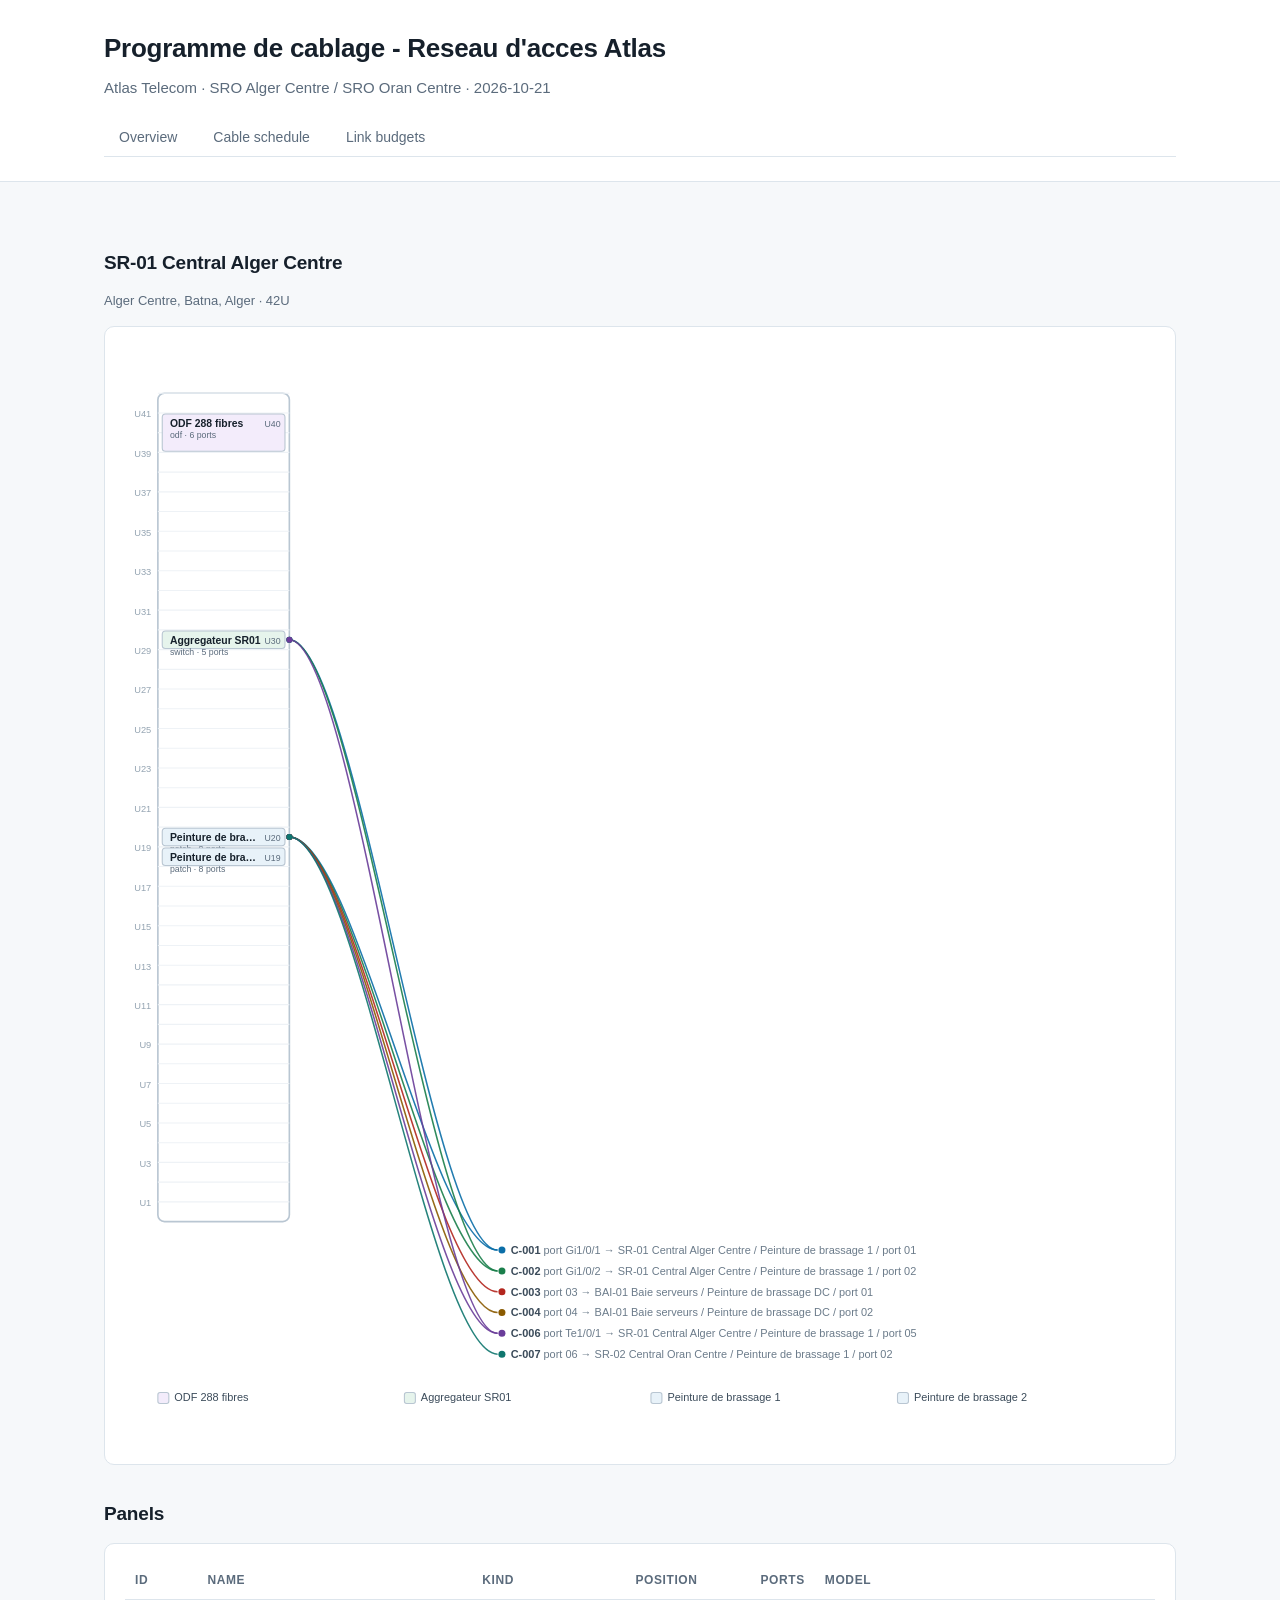
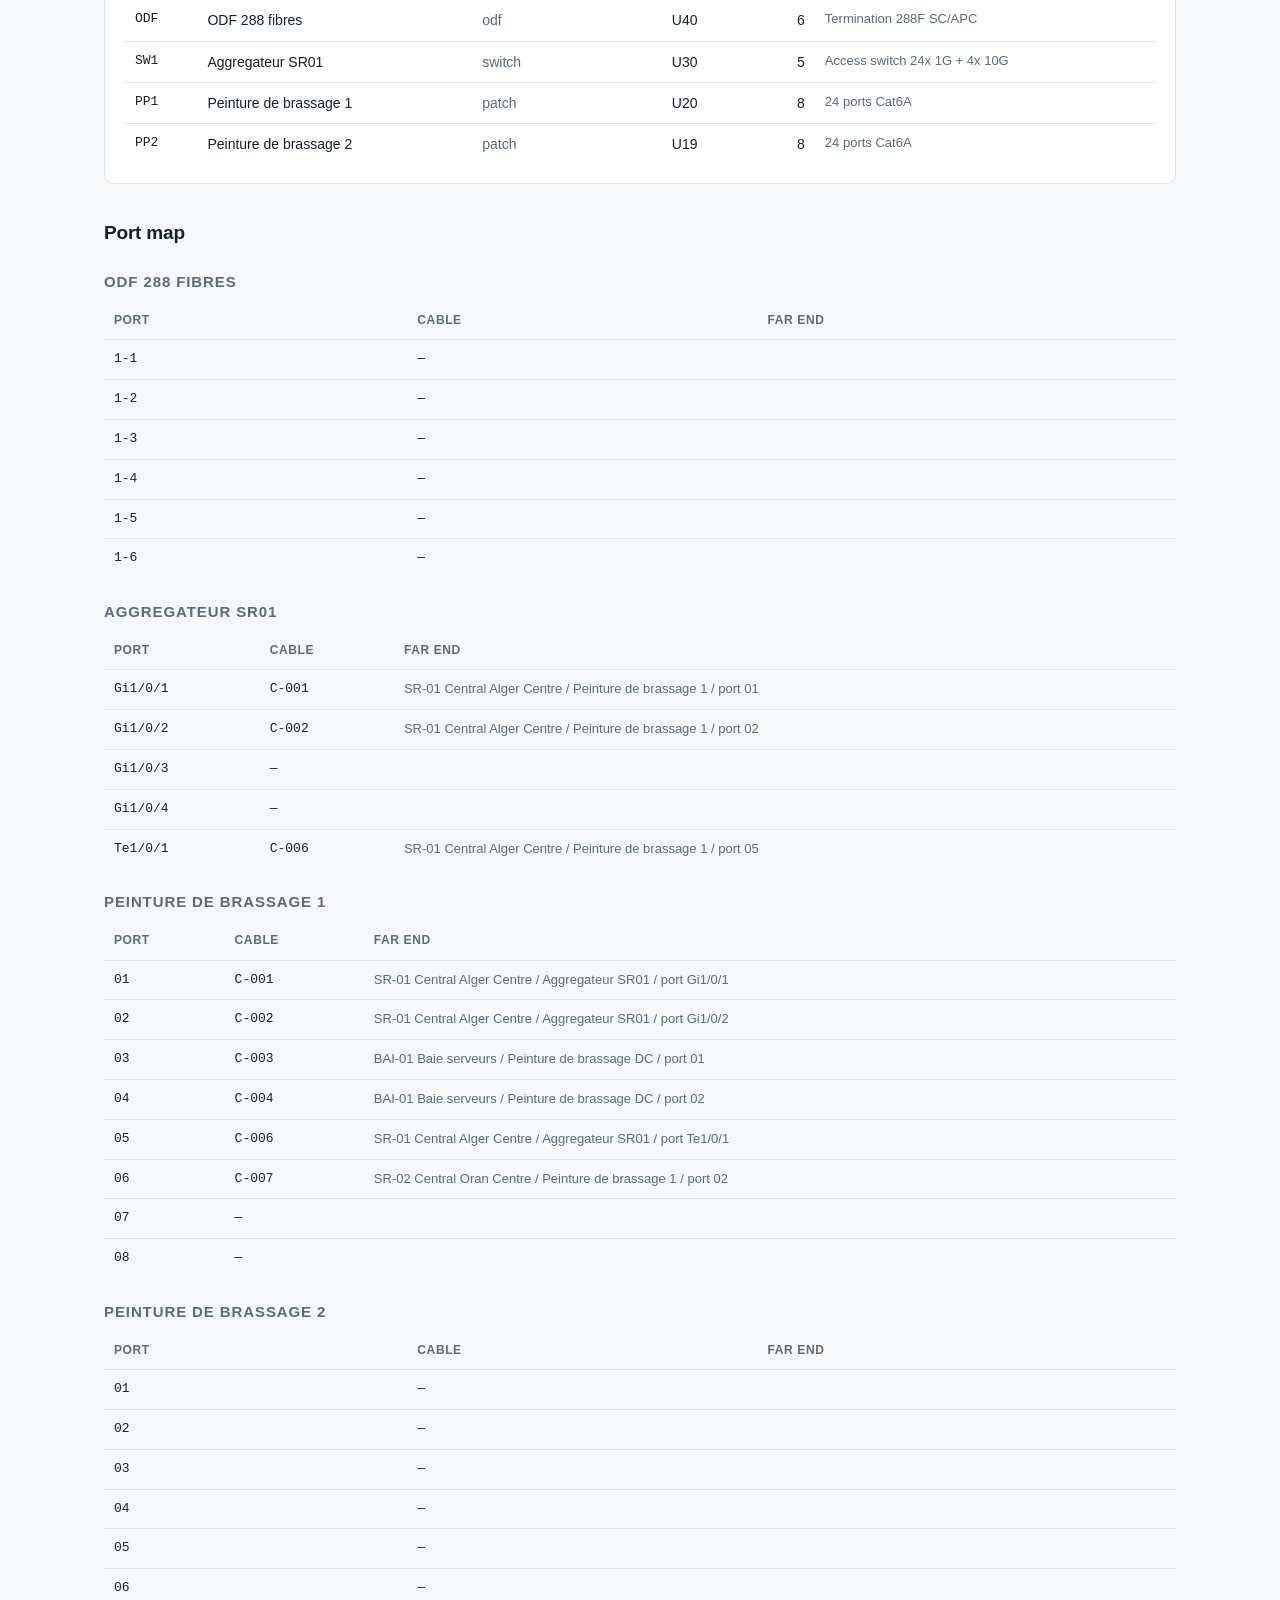
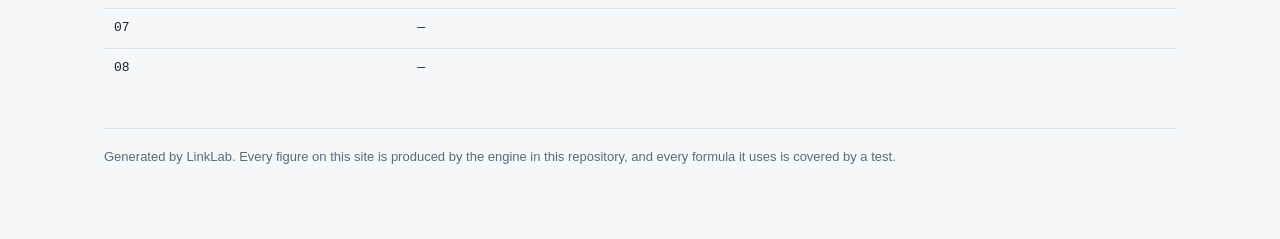
<file: docs/racks/SR01.html>
<!doctype html>
<html lang="en">
<head>
<meta charset="utf-8">
<meta name="viewport" content="width=device-width, initial-scale=1">
<title>Rack SR-01 Central Alger Centre &middot; Programme de cablage - Reseau d&#x27;acces Atlas</title>
<style>
:root {
  --ink: #16202b;
  --muted: #5b6b7c;
  --line: #dde5ec;
  --accent: #0b6ea8;
  --accent-soft: #e8f2f9;
  --ok: #1a7f4b;
  --ok-soft: #e6f4ec;
  --bad: #b3261e;
  --bad-soft: #fbeae9;
  --warn: #8a5a00;
  --warn-soft: #fdf3e0;
  --bg: #f6f8fa;
  --panel: #ffffff;
}
* { box-sizing: border-box; }
body {
  margin: 0;
  font: 15px/1.6 -apple-system, BlinkMacSystemFont, "Segoe UI", Roboto, "Helvetica Neue", Arial, sans-serif;
  color: var(--ink);
  background: var(--bg);
}
.wrap { max-width: 1120px; margin: 0 auto; padding: 32px 24px 72px; }
header.top { border-bottom: 1px solid var(--line); background: var(--panel); }
header.top .wrap { padding-top: 28px; padding-bottom: 24px; }
h1 { font-size: 26px; margin: 0 0 6px; letter-spacing: -0.01em; }
h2 { font-size: 19px; margin: 34px 0 12px; letter-spacing: -0.01em; }
h3 { font-size: 15px; margin: 22px 0 8px; color: var(--muted); text-transform: uppercase; letter-spacing: .06em; }
p.sub { color: var(--muted); margin: 0; }
nav.tabs { display: flex; gap: 6px; flex-wrap: wrap; margin-top: 18px; }
nav.tabs a {
  display: inline-block; padding: 7px 14px; border-radius: 7px;
  text-decoration: none; color: var(--muted); font-weight: 500; font-size: 14px;
  border: 1px solid transparent;
}
nav.tabs a:hover { background: var(--accent-soft); color: var(--accent); }
nav.tabs a.active { background: var(--accent); color: #fff; }
.card { background: var(--panel); border: 1px solid var(--line); border-radius: 10px; padding: 18px 20px; margin: 14px 0; }
table { width: 100%; border-collapse: collapse; font-size: 14px; }
th, td { text-align: left; padding: 9px 10px; border-bottom: 1px solid var(--line); vertical-align: top; }
th { color: var(--muted); font-weight: 600; font-size: 12px; text-transform: uppercase; letter-spacing: .05em; }
tr:last-child td { border-bottom: none; }
td.num, th.num { text-align: right; font-variant-numeric: tabular-nums; white-space: nowrap; }
code, .mono { font-family: ui-monospace, SFMono-Regular, "SF Mono", Menlo, Consolas, monospace; font-size: 13px; }
.pill { display: inline-block; padding: 2px 9px; border-radius: 999px; font-size: 12px; font-weight: 600; }
.pill.ok { background: var(--ok-soft); color: var(--ok); }
.pill.bad { background: var(--bad-soft); color: var(--bad); }
.pill.warn { background: var(--warn-soft); color: var(--warn); }
.stats { display: flex; gap: 12px; flex-wrap: wrap; margin: 18px 0 4px; }
.stat { flex: 1 1 150px; background: var(--panel); border: 1px solid var(--line); border-radius: 10px; padding: 14px 16px; }
.stat .v { font-size: 24px; font-weight: 650; letter-spacing: -0.02em; }
.stat .k { color: var(--muted); font-size: 12px; text-transform: uppercase; letter-spacing: .05em; }
.muted { color: var(--muted); }
.small { font-size: 13px; }
.finding { border-left: 3px solid var(--bad); background: var(--bad-soft); padding: 10px 14px; border-radius: 0 8px 8px 0; margin: 8px 0; font-size: 14px; }
.finding.warn { border-left-color: var(--warn); background: var(--warn-soft); }
.tabs { display: flex; gap: 2px; border-bottom: 1px solid var(--line); margin: 18px 0 0; }
.tabs button { border: 0; background: none; padding: 9px 14px; font: inherit; font-size: 14px; color: var(--muted); cursor: pointer; border-bottom: 2px solid transparent; }
.tabs button.on { color: var(--accent); border-bottom-color: var(--accent); font-weight: 600; }
.tabs button:hover { color: var(--accent); }
pre { background: var(--ink); color: #e6edf3; padding: 14px 16px; border-radius: 8px; overflow-x: auto; font-size: 13px; }
footer { color: var(--muted); font-size: 13px; border-top: 1px solid var(--line); margin-top: 40px; padding-top: 18px; }
a { color: var(--accent); }
</style>
</head>
<body>
<header class="top"><div class="wrap">
<h1>Programme de cablage - Reseau d&#x27;acces Atlas</h1>
<p class="sub">Atlas Telecom &middot; SRO Alger Centre / SRO Oran Centre &middot; 2026-10-21</p>
<nav class="tabs"><a href="index.html" class="">Overview</a><a href="schedule.html" class="">Cable schedule</a><a href="links.html" class="">Link budgets</a></nav>
</div></header>
<div class="wrap">

<h2>SR-01 Central Alger Centre</h2>
<p class="muted small">Alger Centre, Batna, Alger &middot; 42U</p>
<div class="card"><svg xmlns="http://www.w3.org/2000/svg" viewBox="0 0 940 998" width="100%" role="img" aria-label="Rack elevation for SR-01 Central Alger Centre"><rect x="30" y="44" width="120" height="756" rx="6" fill="#ffffff" stroke="#b9c6d2" stroke-width="1.5"/><line x1="30" y1="782.0" x2="150" y2="782.0" stroke="#eef2f6" stroke-width="1"/><text x="24" y="786.0" font-size="8.5" fill="#93a3b1" text-anchor="end">U1</text><line x1="30" y1="764.0" x2="150" y2="764.0" stroke="#eef2f6" stroke-width="1"/><line x1="30" y1="746.0" x2="150" y2="746.0" stroke="#eef2f6" stroke-width="1"/><text x="24" y="750.0" font-size="8.5" fill="#93a3b1" text-anchor="end">U3</text><line x1="30" y1="728.0" x2="150" y2="728.0" stroke="#eef2f6" stroke-width="1"/><line x1="30" y1="710.0" x2="150" y2="710.0" stroke="#eef2f6" stroke-width="1"/><text x="24" y="714.0" font-size="8.5" fill="#93a3b1" text-anchor="end">U5</text><line x1="30" y1="692.0" x2="150" y2="692.0" stroke="#eef2f6" stroke-width="1"/><line x1="30" y1="674.0" x2="150" y2="674.0" stroke="#eef2f6" stroke-width="1"/><text x="24" y="678.0" font-size="8.5" fill="#93a3b1" text-anchor="end">U7</text><line x1="30" y1="656.0" x2="150" y2="656.0" stroke="#eef2f6" stroke-width="1"/><line x1="30" y1="638.0" x2="150" y2="638.0" stroke="#eef2f6" stroke-width="1"/><text x="24" y="642.0" font-size="8.5" fill="#93a3b1" text-anchor="end">U9</text><line x1="30" y1="620.0" x2="150" y2="620.0" stroke="#eef2f6" stroke-width="1"/><line x1="30" y1="602.0" x2="150" y2="602.0" stroke="#eef2f6" stroke-width="1"/><text x="24" y="606.0" font-size="8.5" fill="#93a3b1" text-anchor="end">U11</text><line x1="30" y1="584.0" x2="150" y2="584.0" stroke="#eef2f6" stroke-width="1"/><line x1="30" y1="566.0" x2="150" y2="566.0" stroke="#eef2f6" stroke-width="1"/><text x="24" y="570.0" font-size="8.5" fill="#93a3b1" text-anchor="end">U13</text><line x1="30" y1="548.0" x2="150" y2="548.0" stroke="#eef2f6" stroke-width="1"/><line x1="30" y1="530.0" x2="150" y2="530.0" stroke="#eef2f6" stroke-width="1"/><text x="24" y="534.0" font-size="8.5" fill="#93a3b1" text-anchor="end">U15</text><line x1="30" y1="512.0" x2="150" y2="512.0" stroke="#eef2f6" stroke-width="1"/><line x1="30" y1="494.0" x2="150" y2="494.0" stroke="#eef2f6" stroke-width="1"/><text x="24" y="498.0" font-size="8.5" fill="#93a3b1" text-anchor="end">U17</text><line x1="30" y1="476.0" x2="150" y2="476.0" stroke="#eef2f6" stroke-width="1"/><line x1="30" y1="458.0" x2="150" y2="458.0" stroke="#eef2f6" stroke-width="1"/><text x="24" y="462.0" font-size="8.5" fill="#93a3b1" text-anchor="end">U19</text><line x1="30" y1="440.0" x2="150" y2="440.0" stroke="#eef2f6" stroke-width="1"/><line x1="30" y1="422.0" x2="150" y2="422.0" stroke="#eef2f6" stroke-width="1"/><text x="24" y="426.0" font-size="8.5" fill="#93a3b1" text-anchor="end">U21</text><line x1="30" y1="404.0" x2="150" y2="404.0" stroke="#eef2f6" stroke-width="1"/><line x1="30" y1="386.0" x2="150" y2="386.0" stroke="#eef2f6" stroke-width="1"/><text x="24" y="390.0" font-size="8.5" fill="#93a3b1" text-anchor="end">U23</text><line x1="30" y1="368.0" x2="150" y2="368.0" stroke="#eef2f6" stroke-width="1"/><line x1="30" y1="350.0" x2="150" y2="350.0" stroke="#eef2f6" stroke-width="1"/><text x="24" y="354.0" font-size="8.5" fill="#93a3b1" text-anchor="end">U25</text><line x1="30" y1="332.0" x2="150" y2="332.0" stroke="#eef2f6" stroke-width="1"/><line x1="30" y1="314.0" x2="150" y2="314.0" stroke="#eef2f6" stroke-width="1"/><text x="24" y="318.0" font-size="8.5" fill="#93a3b1" text-anchor="end">U27</text><line x1="30" y1="296.0" x2="150" y2="296.0" stroke="#eef2f6" stroke-width="1"/><line x1="30" y1="278.0" x2="150" y2="278.0" stroke="#eef2f6" stroke-width="1"/><text x="24" y="282.0" font-size="8.5" fill="#93a3b1" text-anchor="end">U29</text><line x1="30" y1="260.0" x2="150" y2="260.0" stroke="#eef2f6" stroke-width="1"/><line x1="30" y1="242.0" x2="150" y2="242.0" stroke="#eef2f6" stroke-width="1"/><text x="24" y="246.0" font-size="8.5" fill="#93a3b1" text-anchor="end">U31</text><line x1="30" y1="224.0" x2="150" y2="224.0" stroke="#eef2f6" stroke-width="1"/><line x1="30" y1="206.0" x2="150" y2="206.0" stroke="#eef2f6" stroke-width="1"/><text x="24" y="210.0" font-size="8.5" fill="#93a3b1" text-anchor="end">U33</text><line x1="30" y1="188.0" x2="150" y2="188.0" stroke="#eef2f6" stroke-width="1"/><line x1="30" y1="170.0" x2="150" y2="170.0" stroke="#eef2f6" stroke-width="1"/><text x="24" y="174.0" font-size="8.5" fill="#93a3b1" text-anchor="end">U35</text><line x1="30" y1="152.0" x2="150" y2="152.0" stroke="#eef2f6" stroke-width="1"/><line x1="30" y1="134.0" x2="150" y2="134.0" stroke="#eef2f6" stroke-width="1"/><text x="24" y="138.0" font-size="8.5" fill="#93a3b1" text-anchor="end">U37</text><line x1="30" y1="116.0" x2="150" y2="116.0" stroke="#eef2f6" stroke-width="1"/><line x1="30" y1="98.0" x2="150" y2="98.0" stroke="#eef2f6" stroke-width="1"/><text x="24" y="102.0" font-size="8.5" fill="#93a3b1" text-anchor="end">U39</text><line x1="30" y1="80.0" x2="150" y2="80.0" stroke="#eef2f6" stroke-width="1"/><line x1="30" y1="62.0" x2="150" y2="62.0" stroke="#eef2f6" stroke-width="1"/><text x="24" y="66.0" font-size="8.5" fill="#93a3b1" text-anchor="end">U41</text><line x1="30" y1="44.0" x2="150" y2="44.0" stroke="#eef2f6" stroke-width="1"/><rect x="34" y="63.0" width="112" height="34.0" rx="3" fill="#f3ecfb" stroke="#b9c6d2" stroke-width="1"><title>ODF 288 fibres - odf - U40 - 6 ports</title></rect><text x="41" y="75.0" font-size="9.5" fill="#16202b" font-weight="600">ODF 288 fibres</text><text x="41" y="85.0" font-size="8" fill="#5b6b7c">odf · 6 ports</text><text x="142" y="75.0" font-size="8" fill="#5b6b7c" text-anchor="end">U40</text><rect x="34" y="261.0" width="112" height="16.0" rx="3" fill="#e6f4ec" stroke="#b9c6d2" stroke-width="1"><title>Aggregateur SR01 - switch - U30 - 5 ports</title></rect><text x="41" y="273.0" font-size="9.5" fill="#16202b" font-weight="600">Aggregateur SR01</text><text x="41" y="283.0" font-size="8" fill="#5b6b7c">switch · 5 ports</text><text x="142" y="273.0" font-size="8" fill="#5b6b7c" text-anchor="end">U30</text><rect x="34" y="441.0" width="112" height="16.0" rx="3" fill="#e8f2f9" stroke="#b9c6d2" stroke-width="1"><title>Peinture de brassage 1 - patch - U20 - 8 ports</title></rect><text x="41" y="453.0" font-size="9.5" fill="#16202b" font-weight="600">Peinture de bra…</text><text x="41" y="463.0" font-size="8" fill="#5b6b7c">patch · 8 ports</text><text x="142" y="453.0" font-size="8" fill="#5b6b7c" text-anchor="end">U20</text><rect x="34" y="459.0" width="112" height="16.0" rx="3" fill="#e8f2f9" stroke="#b9c6d2" stroke-width="1"><title>Peinture de brassage 2 - patch - U19 - 8 ports</title></rect><text x="41" y="471.0" font-size="9.5" fill="#16202b" font-weight="600">Peinture de bra…</text><text x="41" y="481.0" font-size="8" fill="#5b6b7c">patch · 8 ports</text><text x="142" y="471.0" font-size="8" fill="#5b6b7c" text-anchor="end">U19</text><path d="M 150 449.0 C 210 449.0, 280 826.0, 340 826.0" fill="none" stroke="#0b6ea8" stroke-width="1.4" opacity="0.9"/><circle cx="150" cy="449.0" r="2.8" fill="#0b6ea8"/><path d="M 150 269.0 C 210 269.0, 280 826.0, 340 826.0" fill="none" stroke="#0b6ea8" stroke-width="1.4" opacity="0.9"/><circle cx="150" cy="269.0" r="2.8" fill="#0b6ea8"/><circle cx="344" cy="826.0" r="3.2" fill="#0b6ea8"/><text x="352" y="829.5" font-size="10" fill="#3b4b5a"><tspan font-weight="600">C-001</tspan> <tspan fill="#6b7b8a">port Gi1/0/1 &rarr; SR-01 Central Alger Centre / Peinture de brassage 1 / port 01</tspan></text><path d="M 150 449.0 C 210 449.0, 280 845.0, 340 845.0" fill="none" stroke="#1a7f4b" stroke-width="1.4" opacity="0.9"/><circle cx="150" cy="449.0" r="2.8" fill="#1a7f4b"/><path d="M 150 269.0 C 210 269.0, 280 845.0, 340 845.0" fill="none" stroke="#1a7f4b" stroke-width="1.4" opacity="0.9"/><circle cx="150" cy="269.0" r="2.8" fill="#1a7f4b"/><circle cx="344" cy="845.0" r="3.2" fill="#1a7f4b"/><text x="352" y="848.5" font-size="10" fill="#3b4b5a"><tspan font-weight="600">C-002</tspan> <tspan fill="#6b7b8a">port Gi1/0/2 &rarr; SR-01 Central Alger Centre / Peinture de brassage 1 / port 02</tspan></text><path d="M 150 449.0 C 210 449.0, 280 864.0, 340 864.0" fill="none" stroke="#b3261e" stroke-width="1.4" opacity="0.9"/><circle cx="150" cy="449.0" r="2.8" fill="#b3261e"/><circle cx="344" cy="864.0" r="3.2" fill="#b3261e"/><text x="352" y="867.5" font-size="10" fill="#3b4b5a"><tspan font-weight="600">C-003</tspan> <tspan fill="#6b7b8a">port 03 &rarr; BAI-01 Baie serveurs / Peinture de brassage DC / port 01</tspan></text><path d="M 150 449.0 C 210 449.0, 280 883.0, 340 883.0" fill="none" stroke="#8a5a00" stroke-width="1.4" opacity="0.9"/><circle cx="150" cy="449.0" r="2.8" fill="#8a5a00"/><circle cx="344" cy="883.0" r="3.2" fill="#8a5a00"/><text x="352" y="886.5" font-size="10" fill="#3b4b5a"><tspan font-weight="600">C-004</tspan> <tspan fill="#6b7b8a">port 04 &rarr; BAI-01 Baie serveurs / Peinture de brassage DC / port 02</tspan></text><path d="M 150 449.0 C 210 449.0, 280 902.0, 340 902.0" fill="none" stroke="#6a3d9a" stroke-width="1.4" opacity="0.9"/><circle cx="150" cy="449.0" r="2.8" fill="#6a3d9a"/><path d="M 150 269.0 C 210 269.0, 280 902.0, 340 902.0" fill="none" stroke="#6a3d9a" stroke-width="1.4" opacity="0.9"/><circle cx="150" cy="269.0" r="2.8" fill="#6a3d9a"/><circle cx="344" cy="902.0" r="3.2" fill="#6a3d9a"/><text x="352" y="905.5" font-size="10" fill="#3b4b5a"><tspan font-weight="600">C-006</tspan> <tspan fill="#6b7b8a">port Te1/0/1 &rarr; SR-01 Central Alger Centre / Peinture de brassage 1 / port 05</tspan></text><path d="M 150 449.0 C 210 449.0, 280 921.0, 340 921.0" fill="none" stroke="#0f766e" stroke-width="1.4" opacity="0.9"/><circle cx="150" cy="449.0" r="2.8" fill="#0f766e"/><circle cx="344" cy="921.0" r="3.2" fill="#0f766e"/><text x="352" y="924.5" font-size="10" fill="#3b4b5a"><tspan font-weight="600">C-007</tspan> <tspan fill="#6b7b8a">port 06 &rarr; SR-02 Central Oran Centre / Peinture de brassage 1 / port 02</tspan></text><rect x="30" y="956" width="10" height="10" rx="2" fill="#f3ecfb" stroke="#b9c6d2"/><text x="45" y="964" font-size="10" fill="#3b4b5a">ODF 288 fibres</text><rect x="255" y="956" width="10" height="10" rx="2" fill="#e6f4ec" stroke="#b9c6d2"/><text x="270" y="964" font-size="10" fill="#3b4b5a">Aggregateur SR01</text><rect x="480" y="956" width="10" height="10" rx="2" fill="#e8f2f9" stroke="#b9c6d2"/><text x="495" y="964" font-size="10" fill="#3b4b5a">Peinture de brassage 1</text><rect x="705" y="956" width="10" height="10" rx="2" fill="#e8f2f9" stroke="#b9c6d2"/><text x="720" y="964" font-size="10" fill="#3b4b5a">Peinture de brassage 2</text></svg></div>
<h2>Panels</h2>
<div class="card"><table>
<thead><tr><th>ID</th><th>Name</th><th>Kind</th><th class="num">Position</th><th class="num">Ports</th><th>Model</th></tr></thead>
<tbody><tr><td class='mono'>ODF</td><td>ODF 288 fibres</td><td class='muted'>odf</td><td class='num'>U40</td><td class='num'>6</td><td class='muted small'>Termination 288F SC/APC</td></tr><tr><td class='mono'>SW1</td><td>Aggregateur SR01</td><td class='muted'>switch</td><td class='num'>U30</td><td class='num'>5</td><td class='muted small'>Access switch 24x 1G + 4x 10G</td></tr><tr><td class='mono'>PP1</td><td>Peinture de brassage 1</td><td class='muted'>patch</td><td class='num'>U20</td><td class='num'>8</td><td class='muted small'>24 ports Cat6A</td></tr><tr><td class='mono'>PP2</td><td>Peinture de brassage 2</td><td class='muted'>patch</td><td class='num'>U19</td><td class='num'>8</td><td class='muted small'>24 ports Cat6A</td></tr></tbody></table></div>
<h2>Port map</h2>
<h3>ODF 288 fibres</h3><table><thead><tr><th>Port</th><th>Cable</th><th>Far end</th></tr></thead><tbody><tr><td class='mono'>1-1</td><td class='mono'>—</td><td class='muted small'></td></tr><tr><td class='mono'>1-2</td><td class='mono'>—</td><td class='muted small'></td></tr><tr><td class='mono'>1-3</td><td class='mono'>—</td><td class='muted small'></td></tr><tr><td class='mono'>1-4</td><td class='mono'>—</td><td class='muted small'></td></tr><tr><td class='mono'>1-5</td><td class='mono'>—</td><td class='muted small'></td></tr><tr><td class='mono'>1-6</td><td class='mono'>—</td><td class='muted small'></td></tr></tbody></table><h3>Aggregateur SR01</h3><table><thead><tr><th>Port</th><th>Cable</th><th>Far end</th></tr></thead><tbody><tr><td class='mono'>Gi1/0/1</td><td class='mono'>C-001</td><td class='muted small'>SR-01 Central Alger Centre / Peinture de brassage 1 / port 01</td></tr><tr><td class='mono'>Gi1/0/2</td><td class='mono'>C-002</td><td class='muted small'>SR-01 Central Alger Centre / Peinture de brassage 1 / port 02</td></tr><tr><td class='mono'>Gi1/0/3</td><td class='mono'>—</td><td class='muted small'></td></tr><tr><td class='mono'>Gi1/0/4</td><td class='mono'>—</td><td class='muted small'></td></tr><tr><td class='mono'>Te1/0/1</td><td class='mono'>C-006</td><td class='muted small'>SR-01 Central Alger Centre / Peinture de brassage 1 / port 05</td></tr></tbody></table><h3>Peinture de brassage 1</h3><table><thead><tr><th>Port</th><th>Cable</th><th>Far end</th></tr></thead><tbody><tr><td class='mono'>01</td><td class='mono'>C-001</td><td class='muted small'>SR-01 Central Alger Centre / Aggregateur SR01 / port Gi1/0/1</td></tr><tr><td class='mono'>02</td><td class='mono'>C-002</td><td class='muted small'>SR-01 Central Alger Centre / Aggregateur SR01 / port Gi1/0/2</td></tr><tr><td class='mono'>03</td><td class='mono'>C-003</td><td class='muted small'>BAI-01 Baie serveurs / Peinture de brassage DC / port 01</td></tr><tr><td class='mono'>04</td><td class='mono'>C-004</td><td class='muted small'>BAI-01 Baie serveurs / Peinture de brassage DC / port 02</td></tr><tr><td class='mono'>05</td><td class='mono'>C-006</td><td class='muted small'>SR-01 Central Alger Centre / Aggregateur SR01 / port Te1/0/1</td></tr><tr><td class='mono'>06</td><td class='mono'>C-007</td><td class='muted small'>SR-02 Central Oran Centre / Peinture de brassage 1 / port 02</td></tr><tr><td class='mono'>07</td><td class='mono'>—</td><td class='muted small'></td></tr><tr><td class='mono'>08</td><td class='mono'>—</td><td class='muted small'></td></tr></tbody></table><h3>Peinture de brassage 2</h3><table><thead><tr><th>Port</th><th>Cable</th><th>Far end</th></tr></thead><tbody><tr><td class='mono'>01</td><td class='mono'>—</td><td class='muted small'></td></tr><tr><td class='mono'>02</td><td class='mono'>—</td><td class='muted small'></td></tr><tr><td class='mono'>03</td><td class='mono'>—</td><td class='muted small'></td></tr><tr><td class='mono'>04</td><td class='mono'>—</td><td class='muted small'></td></tr><tr><td class='mono'>05</td><td class='mono'>—</td><td class='muted small'></td></tr><tr><td class='mono'>06</td><td class='mono'>—</td><td class='muted small'></td></tr><tr><td class='mono'>07</td><td class='mono'>—</td><td class='muted small'></td></tr><tr><td class='mono'>08</td><td class='mono'>—</td><td class='muted small'></td></tr></tbody></table>

<footer>Generated by LinkLab. Every figure on this site is produced by the
engine in this repository, and every formula it uses is covered by a test.</footer>
</div>
<script>
document.querySelectorAll('[data-tabs]').forEach(function (group) {
  var buttons = group.querySelectorAll('button');
  var panels = document.querySelectorAll('[data-panel="' + group.dataset.tabs + '"]');
  buttons.forEach(function (b) {
    b.addEventListener('click', function () {
      buttons.forEach(function (x) { x.classList.remove('on'); });
      panels.forEach(function (p) { p.hidden = true; });
      b.classList.add('on');
      var target = document.querySelector('[data-panel="' + group.dataset.tabs + '-' + b.dataset.target + '"]');
      if (target) { target.hidden = false; }
    });
  });
});
</script>
</body>
</html>
</file>
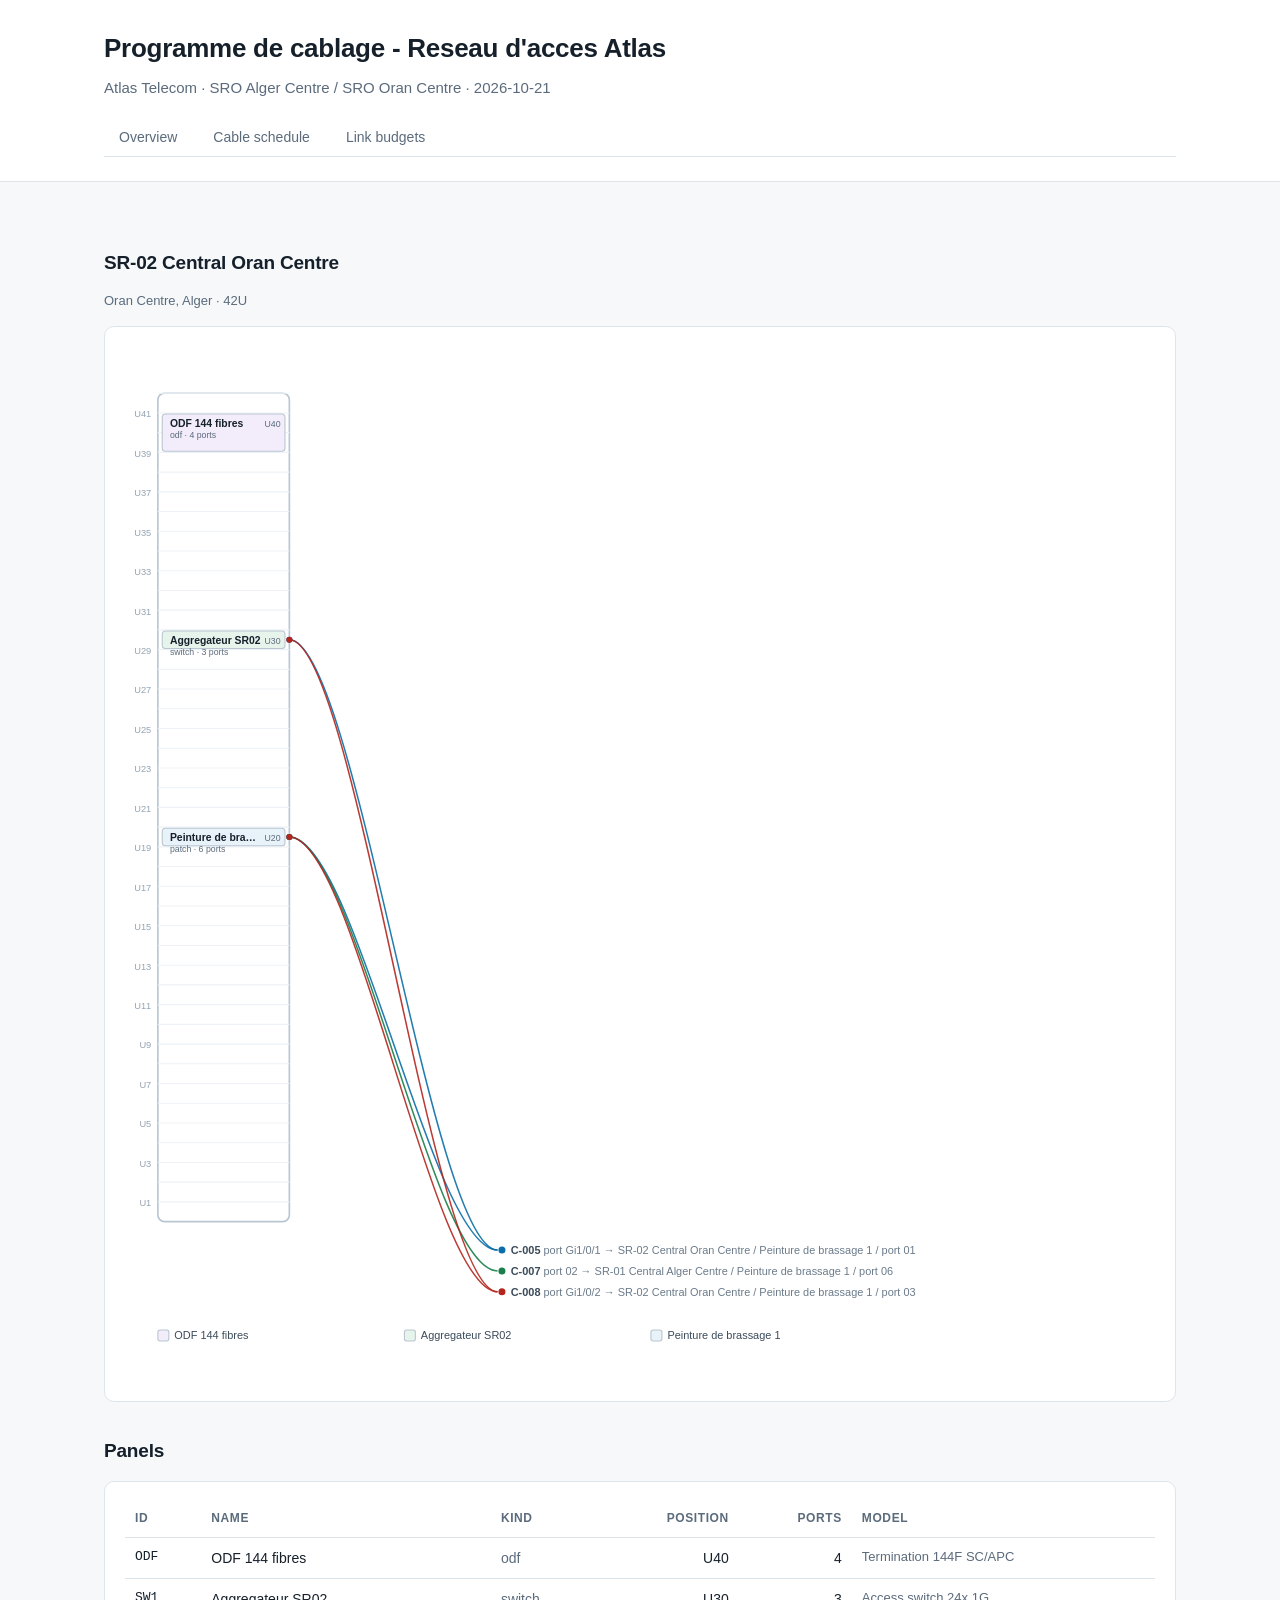
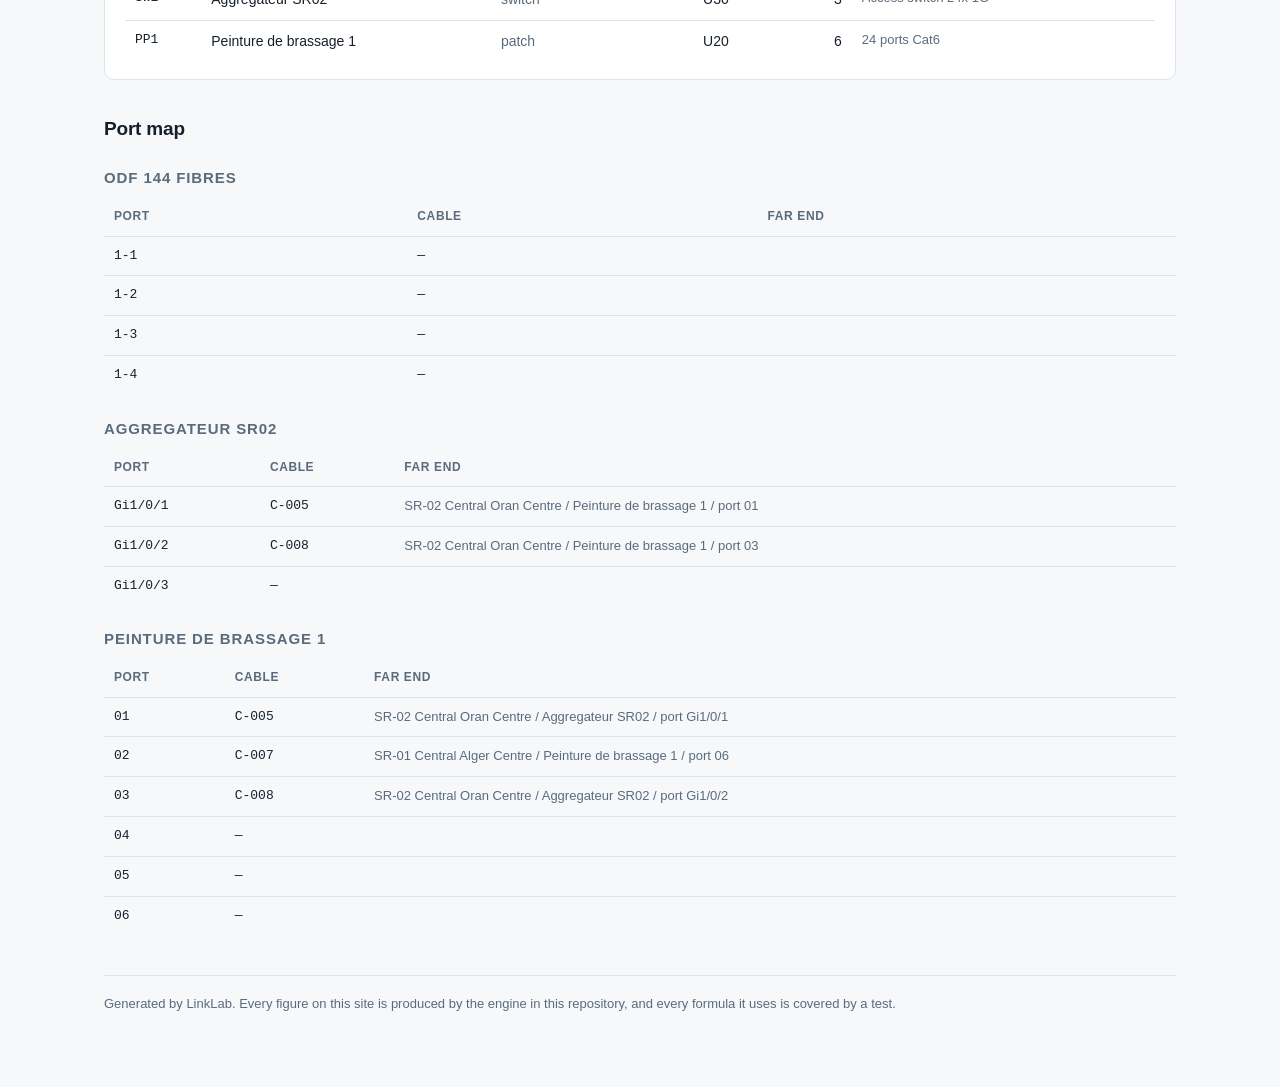
<file: docs/racks/SR02.html>
<!doctype html>
<html lang="en">
<head>
<meta charset="utf-8">
<meta name="viewport" content="width=device-width, initial-scale=1">
<title>Rack SR-02 Central Oran Centre &middot; Programme de cablage - Reseau d&#x27;acces Atlas</title>
<style>
:root {
  --ink: #16202b;
  --muted: #5b6b7c;
  --line: #dde5ec;
  --accent: #0b6ea8;
  --accent-soft: #e8f2f9;
  --ok: #1a7f4b;
  --ok-soft: #e6f4ec;
  --bad: #b3261e;
  --bad-soft: #fbeae9;
  --warn: #8a5a00;
  --warn-soft: #fdf3e0;
  --bg: #f6f8fa;
  --panel: #ffffff;
}
* { box-sizing: border-box; }
body {
  margin: 0;
  font: 15px/1.6 -apple-system, BlinkMacSystemFont, "Segoe UI", Roboto, "Helvetica Neue", Arial, sans-serif;
  color: var(--ink);
  background: var(--bg);
}
.wrap { max-width: 1120px; margin: 0 auto; padding: 32px 24px 72px; }
header.top { border-bottom: 1px solid var(--line); background: var(--panel); }
header.top .wrap { padding-top: 28px; padding-bottom: 24px; }
h1 { font-size: 26px; margin: 0 0 6px; letter-spacing: -0.01em; }
h2 { font-size: 19px; margin: 34px 0 12px; letter-spacing: -0.01em; }
h3 { font-size: 15px; margin: 22px 0 8px; color: var(--muted); text-transform: uppercase; letter-spacing: .06em; }
p.sub { color: var(--muted); margin: 0; }
nav.tabs { display: flex; gap: 6px; flex-wrap: wrap; margin-top: 18px; }
nav.tabs a {
  display: inline-block; padding: 7px 14px; border-radius: 7px;
  text-decoration: none; color: var(--muted); font-weight: 500; font-size: 14px;
  border: 1px solid transparent;
}
nav.tabs a:hover { background: var(--accent-soft); color: var(--accent); }
nav.tabs a.active { background: var(--accent); color: #fff; }
.card { background: var(--panel); border: 1px solid var(--line); border-radius: 10px; padding: 18px 20px; margin: 14px 0; }
table { width: 100%; border-collapse: collapse; font-size: 14px; }
th, td { text-align: left; padding: 9px 10px; border-bottom: 1px solid var(--line); vertical-align: top; }
th { color: var(--muted); font-weight: 600; font-size: 12px; text-transform: uppercase; letter-spacing: .05em; }
tr:last-child td { border-bottom: none; }
td.num, th.num { text-align: right; font-variant-numeric: tabular-nums; white-space: nowrap; }
code, .mono { font-family: ui-monospace, SFMono-Regular, "SF Mono", Menlo, Consolas, monospace; font-size: 13px; }
.pill { display: inline-block; padding: 2px 9px; border-radius: 999px; font-size: 12px; font-weight: 600; }
.pill.ok { background: var(--ok-soft); color: var(--ok); }
.pill.bad { background: var(--bad-soft); color: var(--bad); }
.pill.warn { background: var(--warn-soft); color: var(--warn); }
.stats { display: flex; gap: 12px; flex-wrap: wrap; margin: 18px 0 4px; }
.stat { flex: 1 1 150px; background: var(--panel); border: 1px solid var(--line); border-radius: 10px; padding: 14px 16px; }
.stat .v { font-size: 24px; font-weight: 650; letter-spacing: -0.02em; }
.stat .k { color: var(--muted); font-size: 12px; text-transform: uppercase; letter-spacing: .05em; }
.muted { color: var(--muted); }
.small { font-size: 13px; }
.finding { border-left: 3px solid var(--bad); background: var(--bad-soft); padding: 10px 14px; border-radius: 0 8px 8px 0; margin: 8px 0; font-size: 14px; }
.finding.warn { border-left-color: var(--warn); background: var(--warn-soft); }
.tabs { display: flex; gap: 2px; border-bottom: 1px solid var(--line); margin: 18px 0 0; }
.tabs button { border: 0; background: none; padding: 9px 14px; font: inherit; font-size: 14px; color: var(--muted); cursor: pointer; border-bottom: 2px solid transparent; }
.tabs button.on { color: var(--accent); border-bottom-color: var(--accent); font-weight: 600; }
.tabs button:hover { color: var(--accent); }
pre { background: var(--ink); color: #e6edf3; padding: 14px 16px; border-radius: 8px; overflow-x: auto; font-size: 13px; }
footer { color: var(--muted); font-size: 13px; border-top: 1px solid var(--line); margin-top: 40px; padding-top: 18px; }
a { color: var(--accent); }
</style>
</head>
<body>
<header class="top"><div class="wrap">
<h1>Programme de cablage - Reseau d&#x27;acces Atlas</h1>
<p class="sub">Atlas Telecom &middot; SRO Alger Centre / SRO Oran Centre &middot; 2026-10-21</p>
<nav class="tabs"><a href="index.html" class="">Overview</a><a href="schedule.html" class="">Cable schedule</a><a href="links.html" class="">Link budgets</a></nav>
</div></header>
<div class="wrap">

<h2>SR-02 Central Oran Centre</h2>
<p class="muted small">Oran Centre, Alger &middot; 42U</p>
<div class="card"><svg xmlns="http://www.w3.org/2000/svg" viewBox="0 0 940 941" width="100%" role="img" aria-label="Rack elevation for SR-02 Central Oran Centre"><rect x="30" y="44" width="120" height="756" rx="6" fill="#ffffff" stroke="#b9c6d2" stroke-width="1.5"/><line x1="30" y1="782.0" x2="150" y2="782.0" stroke="#eef2f6" stroke-width="1"/><text x="24" y="786.0" font-size="8.5" fill="#93a3b1" text-anchor="end">U1</text><line x1="30" y1="764.0" x2="150" y2="764.0" stroke="#eef2f6" stroke-width="1"/><line x1="30" y1="746.0" x2="150" y2="746.0" stroke="#eef2f6" stroke-width="1"/><text x="24" y="750.0" font-size="8.5" fill="#93a3b1" text-anchor="end">U3</text><line x1="30" y1="728.0" x2="150" y2="728.0" stroke="#eef2f6" stroke-width="1"/><line x1="30" y1="710.0" x2="150" y2="710.0" stroke="#eef2f6" stroke-width="1"/><text x="24" y="714.0" font-size="8.5" fill="#93a3b1" text-anchor="end">U5</text><line x1="30" y1="692.0" x2="150" y2="692.0" stroke="#eef2f6" stroke-width="1"/><line x1="30" y1="674.0" x2="150" y2="674.0" stroke="#eef2f6" stroke-width="1"/><text x="24" y="678.0" font-size="8.5" fill="#93a3b1" text-anchor="end">U7</text><line x1="30" y1="656.0" x2="150" y2="656.0" stroke="#eef2f6" stroke-width="1"/><line x1="30" y1="638.0" x2="150" y2="638.0" stroke="#eef2f6" stroke-width="1"/><text x="24" y="642.0" font-size="8.5" fill="#93a3b1" text-anchor="end">U9</text><line x1="30" y1="620.0" x2="150" y2="620.0" stroke="#eef2f6" stroke-width="1"/><line x1="30" y1="602.0" x2="150" y2="602.0" stroke="#eef2f6" stroke-width="1"/><text x="24" y="606.0" font-size="8.5" fill="#93a3b1" text-anchor="end">U11</text><line x1="30" y1="584.0" x2="150" y2="584.0" stroke="#eef2f6" stroke-width="1"/><line x1="30" y1="566.0" x2="150" y2="566.0" stroke="#eef2f6" stroke-width="1"/><text x="24" y="570.0" font-size="8.5" fill="#93a3b1" text-anchor="end">U13</text><line x1="30" y1="548.0" x2="150" y2="548.0" stroke="#eef2f6" stroke-width="1"/><line x1="30" y1="530.0" x2="150" y2="530.0" stroke="#eef2f6" stroke-width="1"/><text x="24" y="534.0" font-size="8.5" fill="#93a3b1" text-anchor="end">U15</text><line x1="30" y1="512.0" x2="150" y2="512.0" stroke="#eef2f6" stroke-width="1"/><line x1="30" y1="494.0" x2="150" y2="494.0" stroke="#eef2f6" stroke-width="1"/><text x="24" y="498.0" font-size="8.5" fill="#93a3b1" text-anchor="end">U17</text><line x1="30" y1="476.0" x2="150" y2="476.0" stroke="#eef2f6" stroke-width="1"/><line x1="30" y1="458.0" x2="150" y2="458.0" stroke="#eef2f6" stroke-width="1"/><text x="24" y="462.0" font-size="8.5" fill="#93a3b1" text-anchor="end">U19</text><line x1="30" y1="440.0" x2="150" y2="440.0" stroke="#eef2f6" stroke-width="1"/><line x1="30" y1="422.0" x2="150" y2="422.0" stroke="#eef2f6" stroke-width="1"/><text x="24" y="426.0" font-size="8.5" fill="#93a3b1" text-anchor="end">U21</text><line x1="30" y1="404.0" x2="150" y2="404.0" stroke="#eef2f6" stroke-width="1"/><line x1="30" y1="386.0" x2="150" y2="386.0" stroke="#eef2f6" stroke-width="1"/><text x="24" y="390.0" font-size="8.5" fill="#93a3b1" text-anchor="end">U23</text><line x1="30" y1="368.0" x2="150" y2="368.0" stroke="#eef2f6" stroke-width="1"/><line x1="30" y1="350.0" x2="150" y2="350.0" stroke="#eef2f6" stroke-width="1"/><text x="24" y="354.0" font-size="8.5" fill="#93a3b1" text-anchor="end">U25</text><line x1="30" y1="332.0" x2="150" y2="332.0" stroke="#eef2f6" stroke-width="1"/><line x1="30" y1="314.0" x2="150" y2="314.0" stroke="#eef2f6" stroke-width="1"/><text x="24" y="318.0" font-size="8.5" fill="#93a3b1" text-anchor="end">U27</text><line x1="30" y1="296.0" x2="150" y2="296.0" stroke="#eef2f6" stroke-width="1"/><line x1="30" y1="278.0" x2="150" y2="278.0" stroke="#eef2f6" stroke-width="1"/><text x="24" y="282.0" font-size="8.5" fill="#93a3b1" text-anchor="end">U29</text><line x1="30" y1="260.0" x2="150" y2="260.0" stroke="#eef2f6" stroke-width="1"/><line x1="30" y1="242.0" x2="150" y2="242.0" stroke="#eef2f6" stroke-width="1"/><text x="24" y="246.0" font-size="8.5" fill="#93a3b1" text-anchor="end">U31</text><line x1="30" y1="224.0" x2="150" y2="224.0" stroke="#eef2f6" stroke-width="1"/><line x1="30" y1="206.0" x2="150" y2="206.0" stroke="#eef2f6" stroke-width="1"/><text x="24" y="210.0" font-size="8.5" fill="#93a3b1" text-anchor="end">U33</text><line x1="30" y1="188.0" x2="150" y2="188.0" stroke="#eef2f6" stroke-width="1"/><line x1="30" y1="170.0" x2="150" y2="170.0" stroke="#eef2f6" stroke-width="1"/><text x="24" y="174.0" font-size="8.5" fill="#93a3b1" text-anchor="end">U35</text><line x1="30" y1="152.0" x2="150" y2="152.0" stroke="#eef2f6" stroke-width="1"/><line x1="30" y1="134.0" x2="150" y2="134.0" stroke="#eef2f6" stroke-width="1"/><text x="24" y="138.0" font-size="8.5" fill="#93a3b1" text-anchor="end">U37</text><line x1="30" y1="116.0" x2="150" y2="116.0" stroke="#eef2f6" stroke-width="1"/><line x1="30" y1="98.0" x2="150" y2="98.0" stroke="#eef2f6" stroke-width="1"/><text x="24" y="102.0" font-size="8.5" fill="#93a3b1" text-anchor="end">U39</text><line x1="30" y1="80.0" x2="150" y2="80.0" stroke="#eef2f6" stroke-width="1"/><line x1="30" y1="62.0" x2="150" y2="62.0" stroke="#eef2f6" stroke-width="1"/><text x="24" y="66.0" font-size="8.5" fill="#93a3b1" text-anchor="end">U41</text><line x1="30" y1="44.0" x2="150" y2="44.0" stroke="#eef2f6" stroke-width="1"/><rect x="34" y="63.0" width="112" height="34.0" rx="3" fill="#f3ecfb" stroke="#b9c6d2" stroke-width="1"><title>ODF 144 fibres - odf - U40 - 4 ports</title></rect><text x="41" y="75.0" font-size="9.5" fill="#16202b" font-weight="600">ODF 144 fibres</text><text x="41" y="85.0" font-size="8" fill="#5b6b7c">odf · 4 ports</text><text x="142" y="75.0" font-size="8" fill="#5b6b7c" text-anchor="end">U40</text><rect x="34" y="261.0" width="112" height="16.0" rx="3" fill="#e6f4ec" stroke="#b9c6d2" stroke-width="1"><title>Aggregateur SR02 - switch - U30 - 3 ports</title></rect><text x="41" y="273.0" font-size="9.5" fill="#16202b" font-weight="600">Aggregateur SR02</text><text x="41" y="283.0" font-size="8" fill="#5b6b7c">switch · 3 ports</text><text x="142" y="273.0" font-size="8" fill="#5b6b7c" text-anchor="end">U30</text><rect x="34" y="441.0" width="112" height="16.0" rx="3" fill="#e8f2f9" stroke="#b9c6d2" stroke-width="1"><title>Peinture de brassage 1 - patch - U20 - 6 ports</title></rect><text x="41" y="453.0" font-size="9.5" fill="#16202b" font-weight="600">Peinture de bra…</text><text x="41" y="463.0" font-size="8" fill="#5b6b7c">patch · 6 ports</text><text x="142" y="453.0" font-size="8" fill="#5b6b7c" text-anchor="end">U20</text><path d="M 150 449.0 C 210 449.0, 280 826.0, 340 826.0" fill="none" stroke="#0b6ea8" stroke-width="1.4" opacity="0.9"/><circle cx="150" cy="449.0" r="2.8" fill="#0b6ea8"/><path d="M 150 269.0 C 210 269.0, 280 826.0, 340 826.0" fill="none" stroke="#0b6ea8" stroke-width="1.4" opacity="0.9"/><circle cx="150" cy="269.0" r="2.8" fill="#0b6ea8"/><circle cx="344" cy="826.0" r="3.2" fill="#0b6ea8"/><text x="352" y="829.5" font-size="10" fill="#3b4b5a"><tspan font-weight="600">C-005</tspan> <tspan fill="#6b7b8a">port Gi1/0/1 &rarr; SR-02 Central Oran Centre / Peinture de brassage 1 / port 01</tspan></text><path d="M 150 449.0 C 210 449.0, 280 845.0, 340 845.0" fill="none" stroke="#1a7f4b" stroke-width="1.4" opacity="0.9"/><circle cx="150" cy="449.0" r="2.8" fill="#1a7f4b"/><circle cx="344" cy="845.0" r="3.2" fill="#1a7f4b"/><text x="352" y="848.5" font-size="10" fill="#3b4b5a"><tspan font-weight="600">C-007</tspan> <tspan fill="#6b7b8a">port 02 &rarr; SR-01 Central Alger Centre / Peinture de brassage 1 / port 06</tspan></text><path d="M 150 449.0 C 210 449.0, 280 864.0, 340 864.0" fill="none" stroke="#b3261e" stroke-width="1.4" opacity="0.9"/><circle cx="150" cy="449.0" r="2.8" fill="#b3261e"/><path d="M 150 269.0 C 210 269.0, 280 864.0, 340 864.0" fill="none" stroke="#b3261e" stroke-width="1.4" opacity="0.9"/><circle cx="150" cy="269.0" r="2.8" fill="#b3261e"/><circle cx="344" cy="864.0" r="3.2" fill="#b3261e"/><text x="352" y="867.5" font-size="10" fill="#3b4b5a"><tspan font-weight="600">C-008</tspan> <tspan fill="#6b7b8a">port Gi1/0/2 &rarr; SR-02 Central Oran Centre / Peinture de brassage 1 / port 03</tspan></text><rect x="30" y="899" width="10" height="10" rx="2" fill="#f3ecfb" stroke="#b9c6d2"/><text x="45" y="907" font-size="10" fill="#3b4b5a">ODF 144 fibres</text><rect x="255" y="899" width="10" height="10" rx="2" fill="#e6f4ec" stroke="#b9c6d2"/><text x="270" y="907" font-size="10" fill="#3b4b5a">Aggregateur SR02</text><rect x="480" y="899" width="10" height="10" rx="2" fill="#e8f2f9" stroke="#b9c6d2"/><text x="495" y="907" font-size="10" fill="#3b4b5a">Peinture de brassage 1</text></svg></div>
<h2>Panels</h2>
<div class="card"><table>
<thead><tr><th>ID</th><th>Name</th><th>Kind</th><th class="num">Position</th><th class="num">Ports</th><th>Model</th></tr></thead>
<tbody><tr><td class='mono'>ODF</td><td>ODF 144 fibres</td><td class='muted'>odf</td><td class='num'>U40</td><td class='num'>4</td><td class='muted small'>Termination 144F SC/APC</td></tr><tr><td class='mono'>SW1</td><td>Aggregateur SR02</td><td class='muted'>switch</td><td class='num'>U30</td><td class='num'>3</td><td class='muted small'>Access switch 24x 1G</td></tr><tr><td class='mono'>PP1</td><td>Peinture de brassage 1</td><td class='muted'>patch</td><td class='num'>U20</td><td class='num'>6</td><td class='muted small'>24 ports Cat6</td></tr></tbody></table></div>
<h2>Port map</h2>
<h3>ODF 144 fibres</h3><table><thead><tr><th>Port</th><th>Cable</th><th>Far end</th></tr></thead><tbody><tr><td class='mono'>1-1</td><td class='mono'>—</td><td class='muted small'></td></tr><tr><td class='mono'>1-2</td><td class='mono'>—</td><td class='muted small'></td></tr><tr><td class='mono'>1-3</td><td class='mono'>—</td><td class='muted small'></td></tr><tr><td class='mono'>1-4</td><td class='mono'>—</td><td class='muted small'></td></tr></tbody></table><h3>Aggregateur SR02</h3><table><thead><tr><th>Port</th><th>Cable</th><th>Far end</th></tr></thead><tbody><tr><td class='mono'>Gi1/0/1</td><td class='mono'>C-005</td><td class='muted small'>SR-02 Central Oran Centre / Peinture de brassage 1 / port 01</td></tr><tr><td class='mono'>Gi1/0/2</td><td class='mono'>C-008</td><td class='muted small'>SR-02 Central Oran Centre / Peinture de brassage 1 / port 03</td></tr><tr><td class='mono'>Gi1/0/3</td><td class='mono'>—</td><td class='muted small'></td></tr></tbody></table><h3>Peinture de brassage 1</h3><table><thead><tr><th>Port</th><th>Cable</th><th>Far end</th></tr></thead><tbody><tr><td class='mono'>01</td><td class='mono'>C-005</td><td class='muted small'>SR-02 Central Oran Centre / Aggregateur SR02 / port Gi1/0/1</td></tr><tr><td class='mono'>02</td><td class='mono'>C-007</td><td class='muted small'>SR-01 Central Alger Centre / Peinture de brassage 1 / port 06</td></tr><tr><td class='mono'>03</td><td class='mono'>C-008</td><td class='muted small'>SR-02 Central Oran Centre / Aggregateur SR02 / port Gi1/0/2</td></tr><tr><td class='mono'>04</td><td class='mono'>—</td><td class='muted small'></td></tr><tr><td class='mono'>05</td><td class='mono'>—</td><td class='muted small'></td></tr><tr><td class='mono'>06</td><td class='mono'>—</td><td class='muted small'></td></tr></tbody></table>

<footer>Generated by LinkLab. Every figure on this site is produced by the
engine in this repository, and every formula it uses is covered by a test.</footer>
</div>
<script>
document.querySelectorAll('[data-tabs]').forEach(function (group) {
  var buttons = group.querySelectorAll('button');
  var panels = document.querySelectorAll('[data-panel="' + group.dataset.tabs + '"]');
  buttons.forEach(function (b) {
    b.addEventListener('click', function () {
      buttons.forEach(function (x) { x.classList.remove('on'); });
      panels.forEach(function (p) { p.hidden = true; });
      b.classList.add('on');
      var target = document.querySelector('[data-panel="' + group.dataset.tabs + '-' + b.dataset.target + '"]');
      if (target) { target.hidden = false; }
    });
  });
});
</script>
</body>
</html>
</file>
